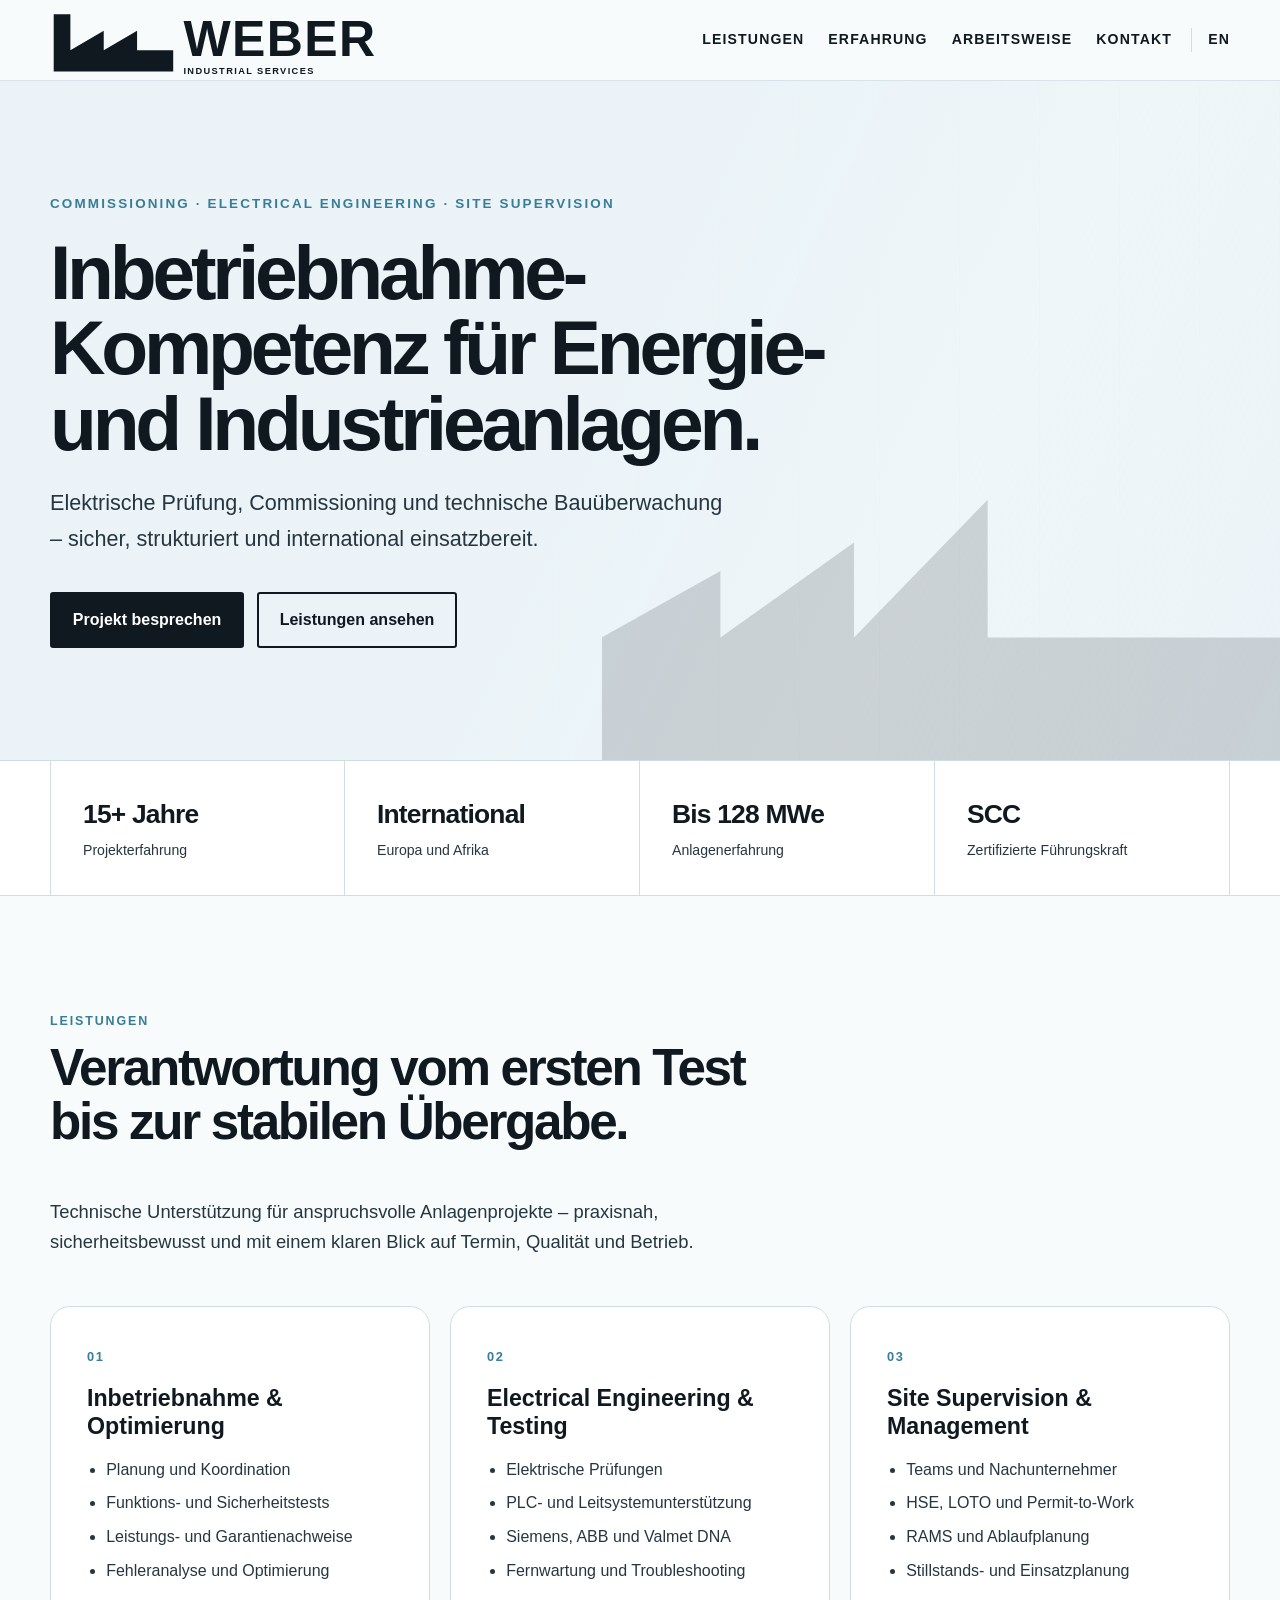
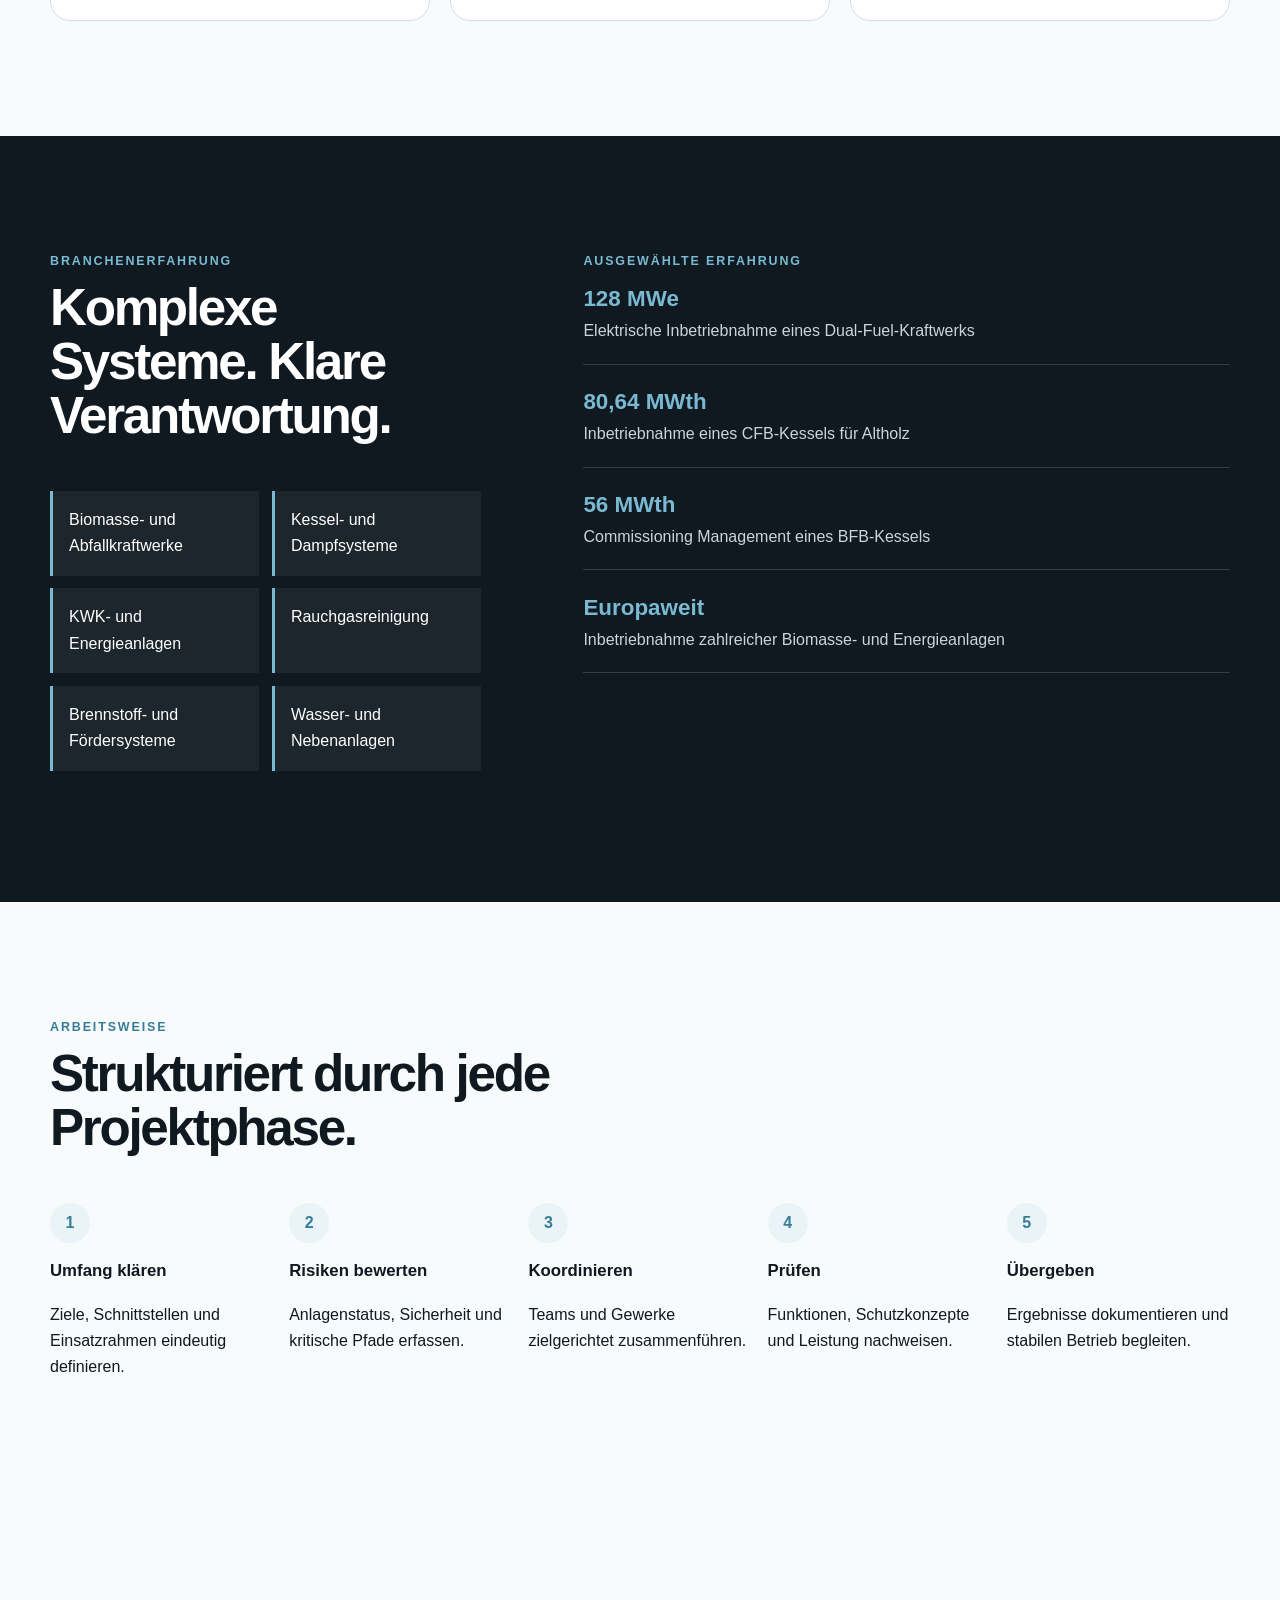
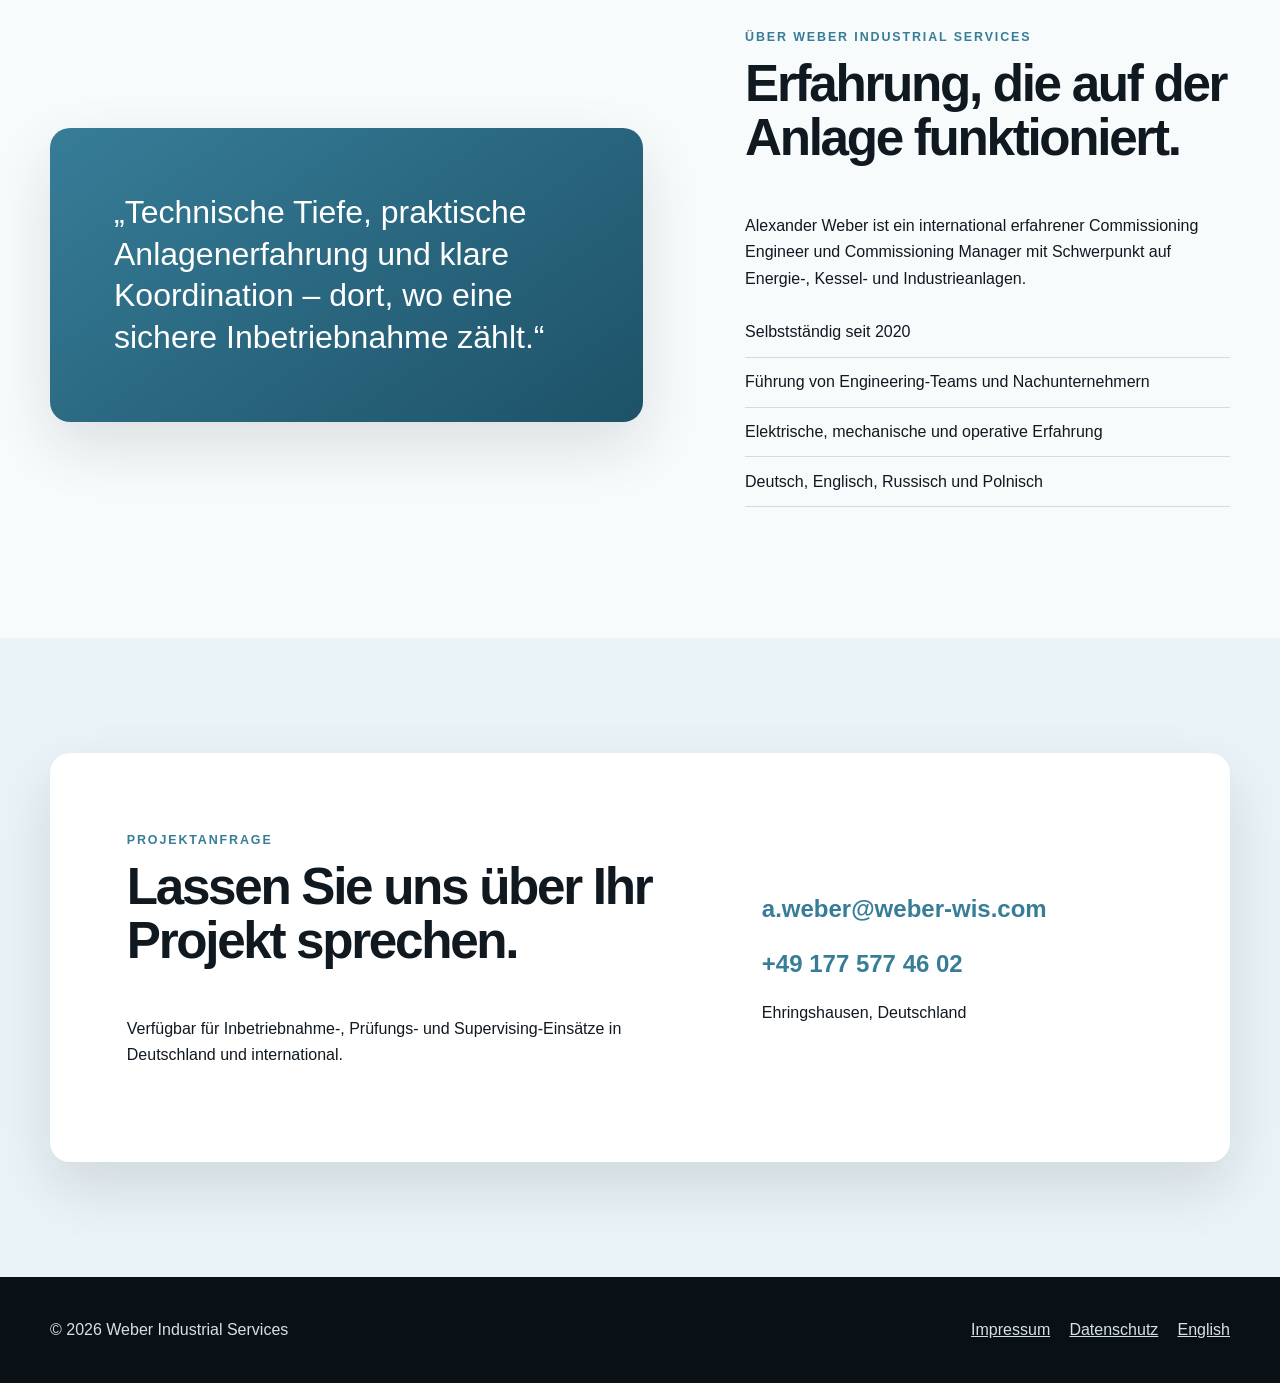
<file: index.html>
<!doctype html>
<html lang="de">
  <head>
    <meta charset="utf-8">
    <meta name="viewport" content="width=device-width, initial-scale=1">
    <meta http-equiv="refresh" content="0; url=./de/">
    <title>Weber Industrial Services</title>
    <meta name="robots" content="noindex">
    <link rel="canonical" href="https://weber-wis.com/de/">
  </head>
  <body>
    <p><a href="./de/">Zur deutschen Website</a> · <a href="./en/">English website</a></p>
  </body>
</html>
</file>
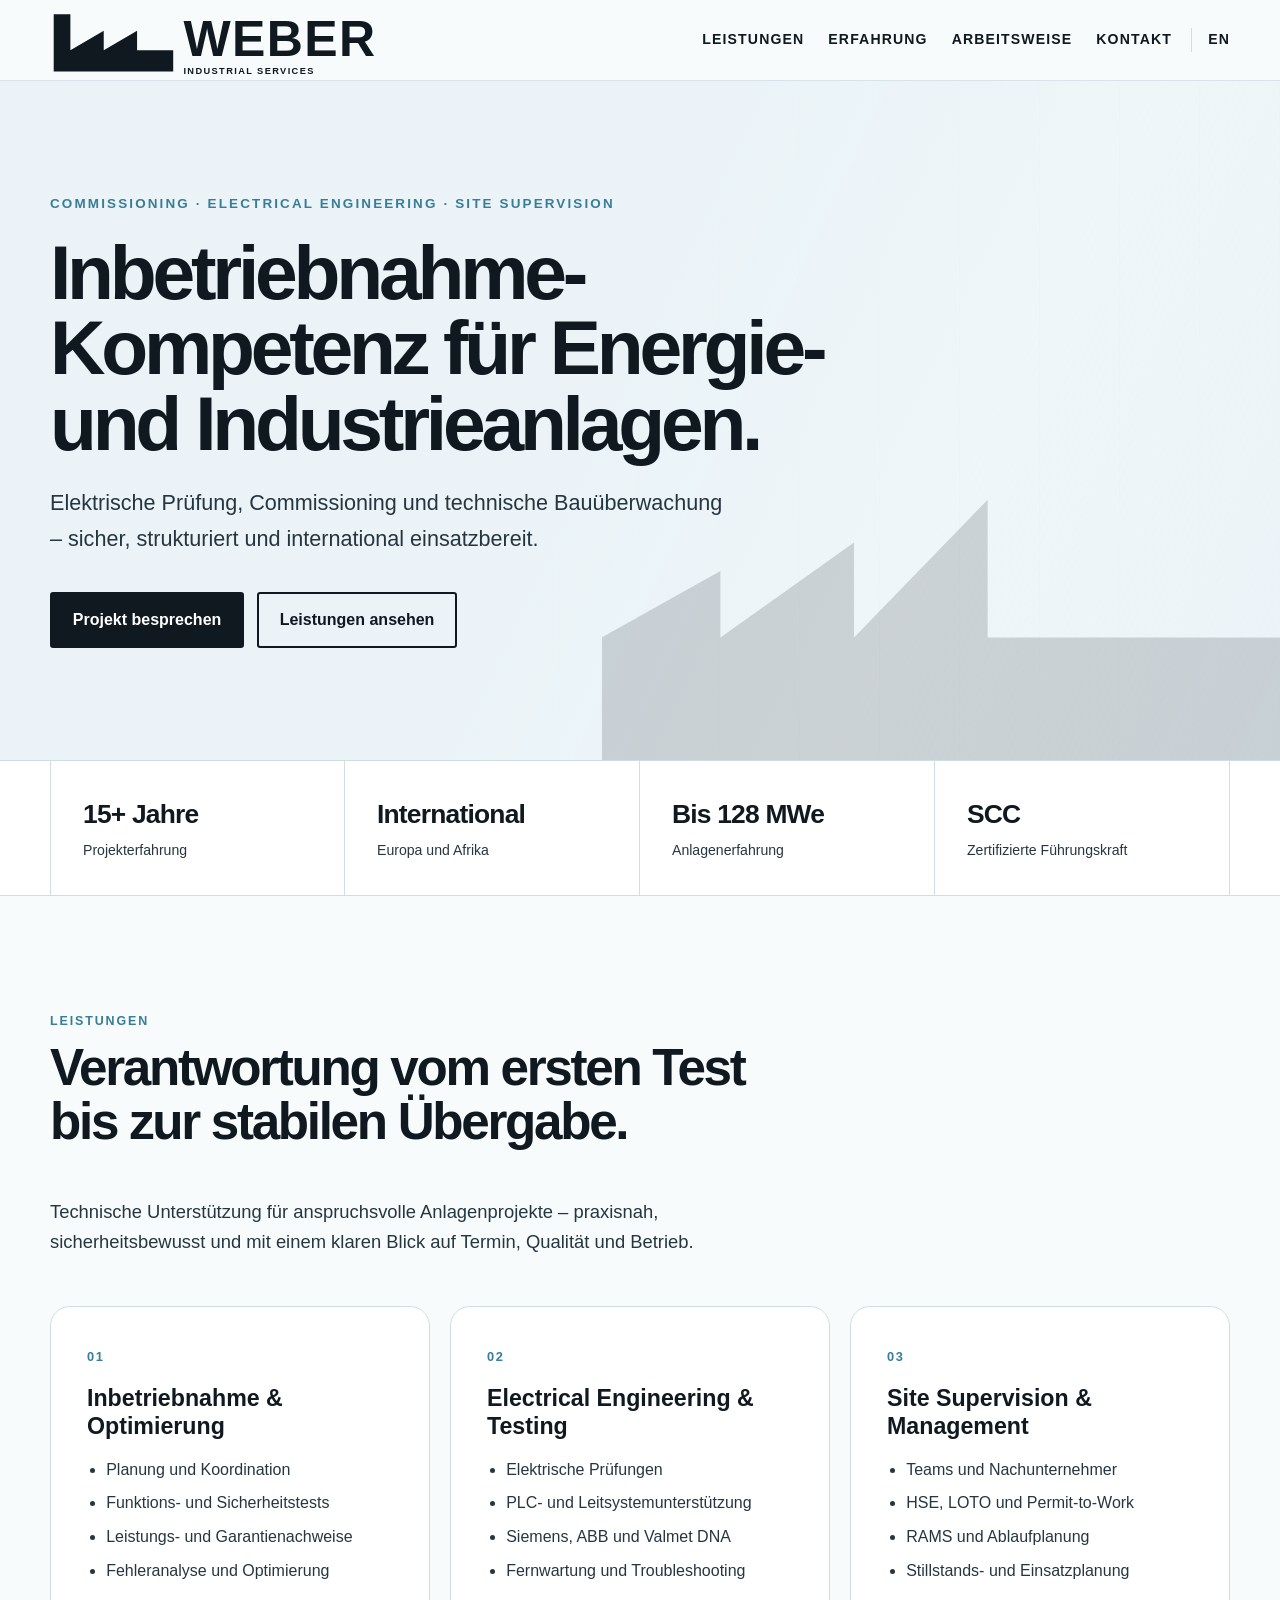
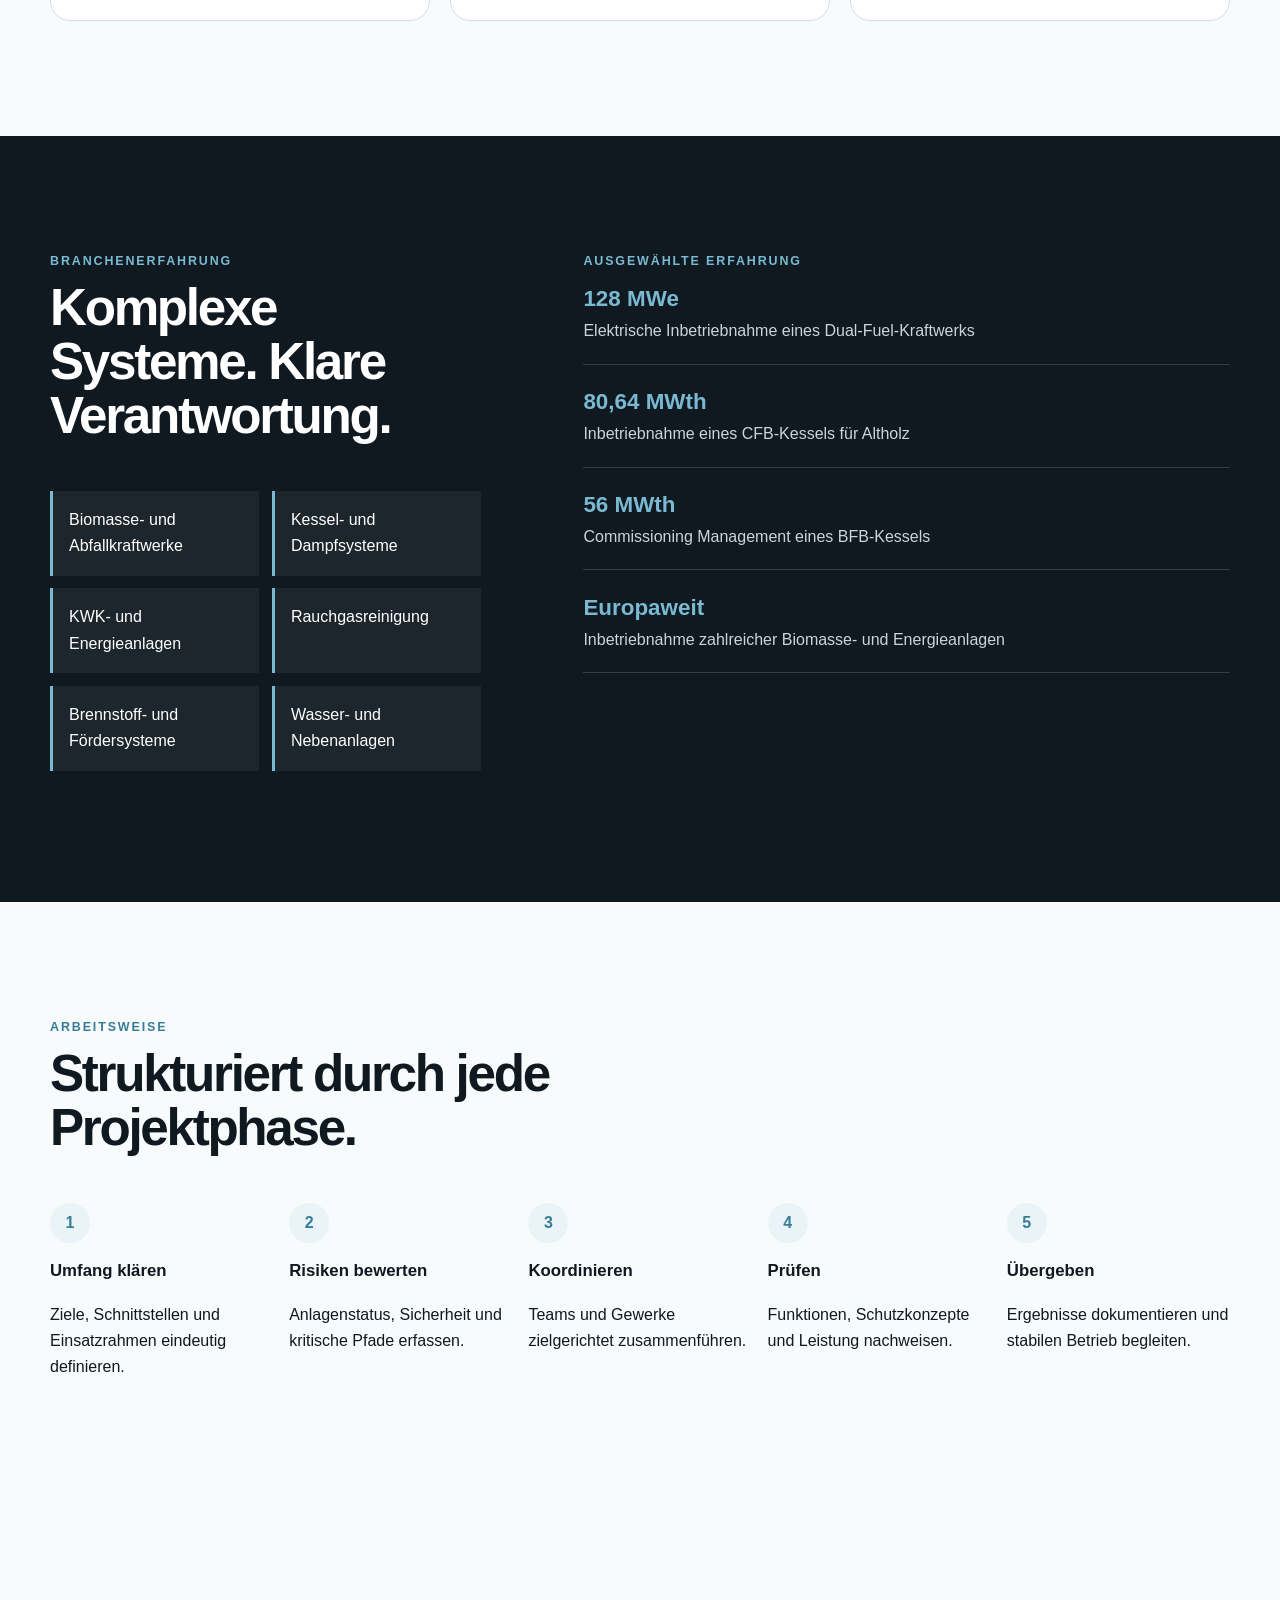
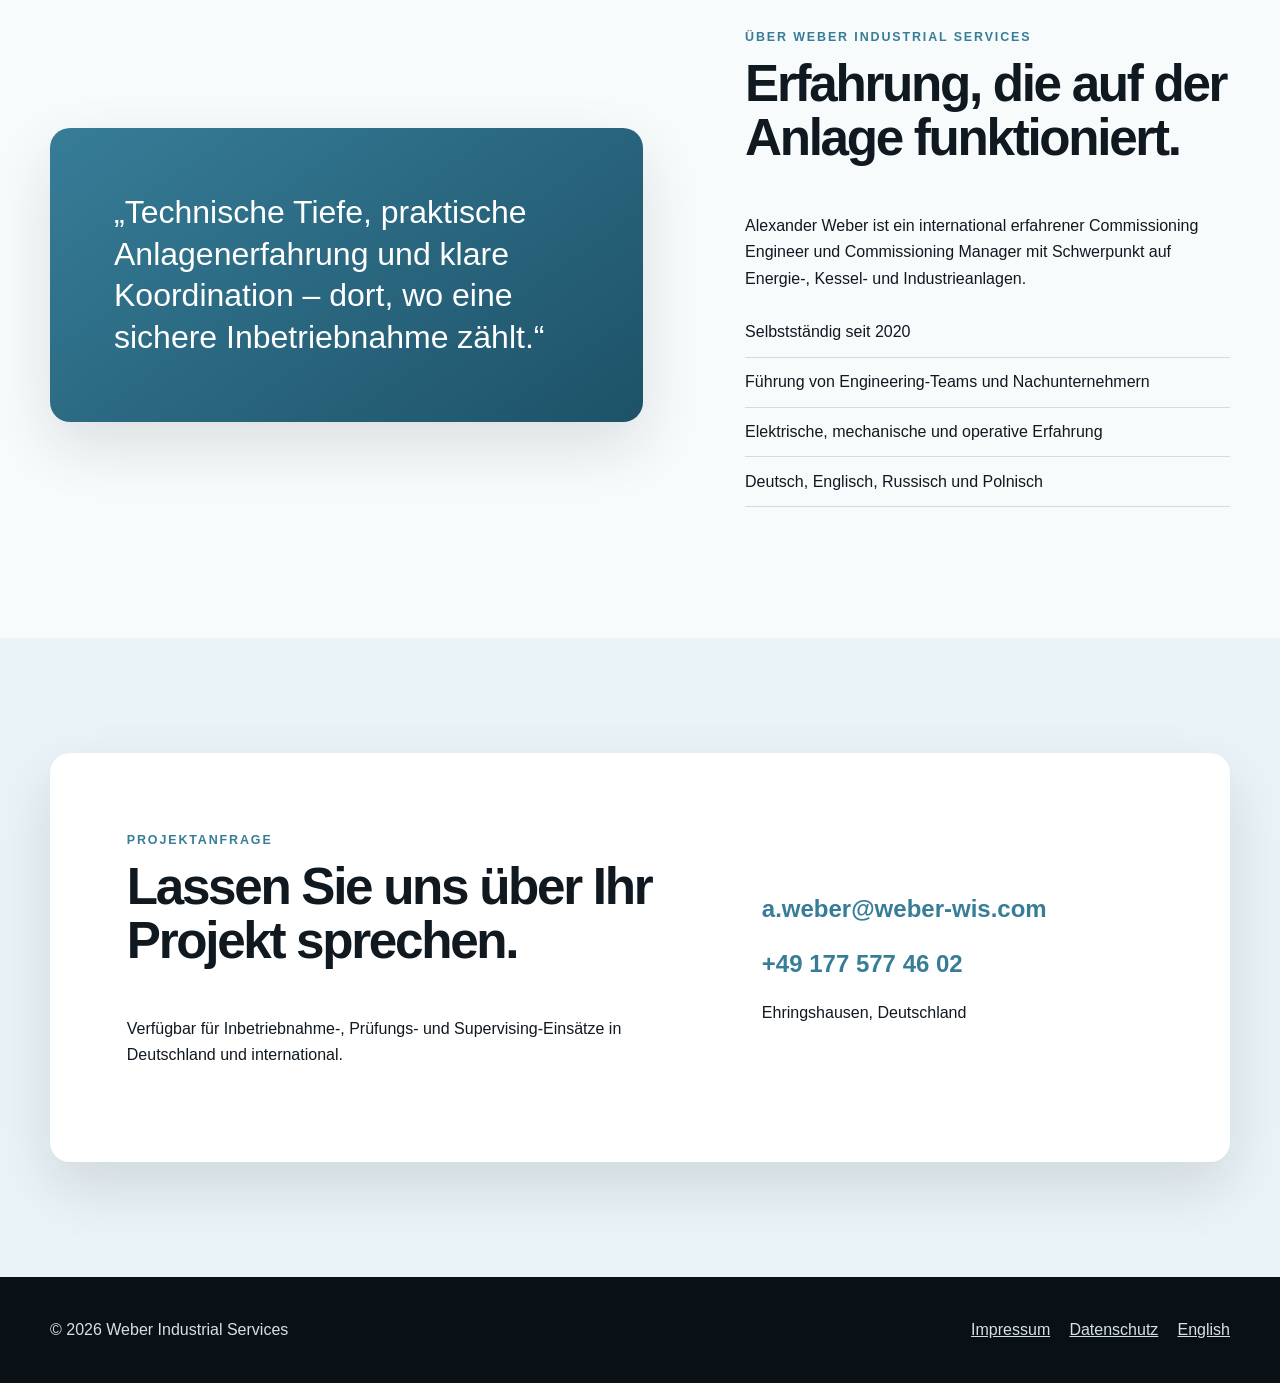
<file: de/index.html>
<!doctype html>
<html lang="de">
  <head>
    <meta charset="utf-8">
    <meta name="viewport" content="width=device-width, initial-scale=1">
    <title>Weber Industrial Services | Inbetriebnahme & Elektrotechnik</title>
    <meta name="description" content="Internationale Inbetriebnahme, elektrische Prüfung und technische Bauüberwachung für Energie- und Industrieanlagen.">
    <meta name="theme-color" content="#101820">
    <link rel="canonical" href="https://weber-wis.com/de/">
    <link rel="alternate" hreflang="de" href="https://weber-wis.com/de/">
    <link rel="alternate" hreflang="en" href="https://weber-wis.com/en/">
    <link rel="alternate" hreflang="x-default" href="https://weber-wis.com/de/">
    <link rel="icon" href="../assets/favicon.svg" type="image/svg+xml">
    <link rel="stylesheet" href="../assets/styles.css">
    <meta property="og:type" content="website">
    <meta property="og:title" content="Weber Industrial Services">
    <meta property="og:description" content="Inbetriebnahme-Kompetenz für Energie- und Industrieanlagen.">
    <meta property="og:url" content="https://weber-wis.com/de/">
    <script type="application/ld+json">
      {"@context":"https://schema.org","@type":"ProfessionalService","name":"Weber Industrial Services","url":"https://weber-wis.com","email":"a.weber@weber-wis.com","telephone":"+491775774602","founder":{"@type":"Person","name":"Alexander Weber"},"address":{"@type":"PostalAddress","streetAddress":"Schlüsselacker 11","postalCode":"35630","addressLocality":"Ehringshausen","addressCountry":"DE"},"areaServed":"International"}
    </script>
  </head>
  <body>
    <a class="skip-link" href="#main">Zum Inhalt springen</a>
    <header class="site-header">
      <div class="container header-inner">
        <a class="brand" href="./" aria-label="Weber Industrial Services – Startseite"><img src="../assets/logo.svg" alt="Weber Industrial Services"></a>
        <div class="nav-wrap">
          <button class="menu-button" type="button" aria-label="Navigation öffnen" aria-expanded="false" data-menu-button>☰</button>
          <nav class="main-nav" aria-label="Hauptnavigation" data-navigation data-open="false">
            <a href="#leistungen">Leistungen</a><a href="#erfahrung">Erfahrung</a><a href="#arbeitsweise">Arbeitsweise</a><a href="#kontakt">Kontakt</a>
          </nav>
          <a class="language-link" href="../en/" lang="en" hreflang="en" aria-label="Switch to English">EN</a>
        </div>
      </div>
    </header>
    <main id="main">
      <section class="hero">
        <div class="container hero-inner">
          <p class="eyebrow">Commissioning · Electrical Engineering · Site Supervision</p>
          <h1>Inbetriebnahme-Kompetenz für Energie- und Industrieanlagen.</h1>
          <p class="hero-copy">Elektrische Prüfung, Commissioning und technische Bauüberwachung – sicher, strukturiert und international einsatzbereit.</p>
          <div class="actions">
            <a class="button" href="mailto:a.weber@weber-wis.com?subject=Projektanfrage%20über%20weber-wis.com">Projekt besprechen</a>
            <a class="button button-secondary" href="#leistungen">Leistungen ansehen</a>
          </div>
        </div>
      </section>
      <section class="proof" aria-label="Erfahrung in Zahlen">
        <div class="container proof-grid">
          <div class="proof-item"><span class="proof-value">15+ Jahre</span><span class="proof-label">Projekterfahrung</span></div>
          <div class="proof-item"><span class="proof-value">International</span><span class="proof-label">Europa und Afrika</span></div>
          <div class="proof-item"><span class="proof-value">Bis 128 MWe</span><span class="proof-label">Anlagenerfahrung</span></div>
          <div class="proof-item"><span class="proof-value">SCC</span><span class="proof-label">Zertifizierte Führungskraft</span></div>
        </div>
      </section>
      <section class="section" id="leistungen">
        <div class="container">
          <p class="section-kicker">Leistungen</p>
          <h2 class="section-heading">Verantwortung vom ersten Test bis zur stabilen Übergabe.</h2>
          <p class="section-intro">Technische Unterstützung für anspruchsvolle Anlagenprojekte – praxisnah, sicherheitsbewusst und mit einem klaren Blick auf Termin, Qualität und Betrieb.</p>
          <div class="services-grid">
            <article class="card"><span class="card-number">01</span><h3>Inbetriebnahme & Optimierung</h3><ul><li>Planung und Koordination</li><li>Funktions- und Sicherheitstests</li><li>Leistungs- und Garantienachweise</li><li>Fehleranalyse und Optimierung</li></ul></article>
            <article class="card"><span class="card-number">02</span><h3>Electrical Engineering & Testing</h3><ul><li>Elektrische Prüfungen</li><li>PLC- und Leitsystemunterstützung</li><li>Siemens, ABB und Valmet DNA</li><li>Fernwartung und Troubleshooting</li></ul></article>
            <article class="card"><span class="card-number">03</span><h3>Site Supervision & Management</h3><ul><li>Teams und Nachunternehmer</li><li>HSE, LOTO und Permit-to-Work</li><li>RAMS und Ablaufplanung</li><li>Stillstands- und Einsatzplanung</li></ul></article>
          </div>
        </div>
      </section>
      <section class="section section-dark" id="erfahrung">
        <div class="container experience-layout">
          <div>
            <p class="section-kicker">Branchenerfahrung</p>
            <h2 class="section-heading">Komplexe Systeme. Klare Verantwortung.</h2>
            <ul class="sector-list"><li>Biomasse- und Abfallkraftwerke</li><li>Kessel- und Dampfsysteme</li><li>KWK- und Energieanlagen</li><li>Rauchgasreinigung</li><li>Brennstoff- und Fördersysteme</li><li>Wasser- und Nebenanlagen</li></ul>
          </div>
          <div>
            <p class="section-kicker">Ausgewählte Erfahrung</p>
            <div class="project-list">
              <div class="project"><strong>128 MWe</strong><span>Elektrische Inbetriebnahme eines Dual-Fuel-Kraftwerks</span></div>
              <div class="project"><strong>80,64 MWth</strong><span>Inbetriebnahme eines CFB-Kessels für Altholz</span></div>
              <div class="project"><strong>56 MWth</strong><span>Commissioning Management eines BFB-Kessels</span></div>
              <div class="project"><strong>Europaweit</strong><span>Inbetriebnahme zahlreicher Biomasse- und Energieanlagen</span></div>
            </div>
          </div>
        </div>
      </section>
      <section class="section" id="arbeitsweise">
        <div class="container">
          <p class="section-kicker">Arbeitsweise</p>
          <h2 class="section-heading">Strukturiert durch jede Projektphase.</h2>
          <div class="process-grid">
            <article class="process-step" data-step="1"><h3>Umfang klären</h3><p>Ziele, Schnittstellen und Einsatzrahmen eindeutig definieren.</p></article>
            <article class="process-step" data-step="2"><h3>Risiken bewerten</h3><p>Anlagenstatus, Sicherheit und kritische Pfade erfassen.</p></article>
            <article class="process-step" data-step="3"><h3>Koordinieren</h3><p>Teams und Gewerke zielgerichtet zusammenführen.</p></article>
            <article class="process-step" data-step="4"><h3>Prüfen</h3><p>Funktionen, Schutzkonzepte und Leistung nachweisen.</p></article>
            <article class="process-step" data-step="5"><h3>Übergeben</h3><p>Ergebnisse dokumentieren und stabilen Betrieb begleiten.</p></article>
          </div>
        </div>
      </section>
      <section class="section">
        <div class="container about-layout">
          <div class="about-panel"><blockquote>„Technische Tiefe, praktische Anlagenerfahrung und klare Koordination – dort, wo eine sichere Inbetriebnahme zählt.“</blockquote></div>
          <div>
            <p class="section-kicker">Über Weber Industrial Services</p>
            <h2 class="section-heading">Erfahrung, die auf der Anlage funktioniert.</h2>
            <p>Alexander Weber ist ein international erfahrener Commissioning Engineer und Commissioning Manager mit Schwerpunkt auf Energie-, Kessel- und Industrieanlagen.</p>
            <ul class="about-list"><li>Selbstständig seit 2020</li><li>Führung von Engineering-Teams und Nachunternehmern</li><li>Elektrische, mechanische und operative Erfahrung</li><li>Deutsch, Englisch, Russisch und Polnisch</li></ul>
          </div>
        </div>
      </section>
      <section class="section contact" id="kontakt">
        <div class="container contact-box">
          <div><p class="section-kicker">Projektanfrage</p><h2 class="section-heading">Lassen Sie uns über Ihr Projekt sprechen.</h2><p>Verfügbar für Inbetriebnahme-, Prüfungs- und Supervising-Einsätze in Deutschland und international.</p></div>
          <div class="contact-links"><a class="contact-link" href="mailto:a.weber@weber-wis.com">a.weber@weber-wis.com</a><a class="contact-link" href="tel:+491775774602">+49 177 577 46 02</a><span>Ehringshausen, Deutschland</span></div>
        </div>
      </section>
    </main>
    <footer class="site-footer"><div class="container footer-grid"><span>© <span data-year></span> Weber Industrial Services</span><nav class="footer-links" aria-label="Rechtliches"><a href="./impressum.html">Impressum</a><a href="./datenschutz.html">Datenschutz</a><a href="../en/" lang="en">English</a></nav></div></footer>
    <script src="../assets/site.js" defer></script>
  </body>
</html>
</file>
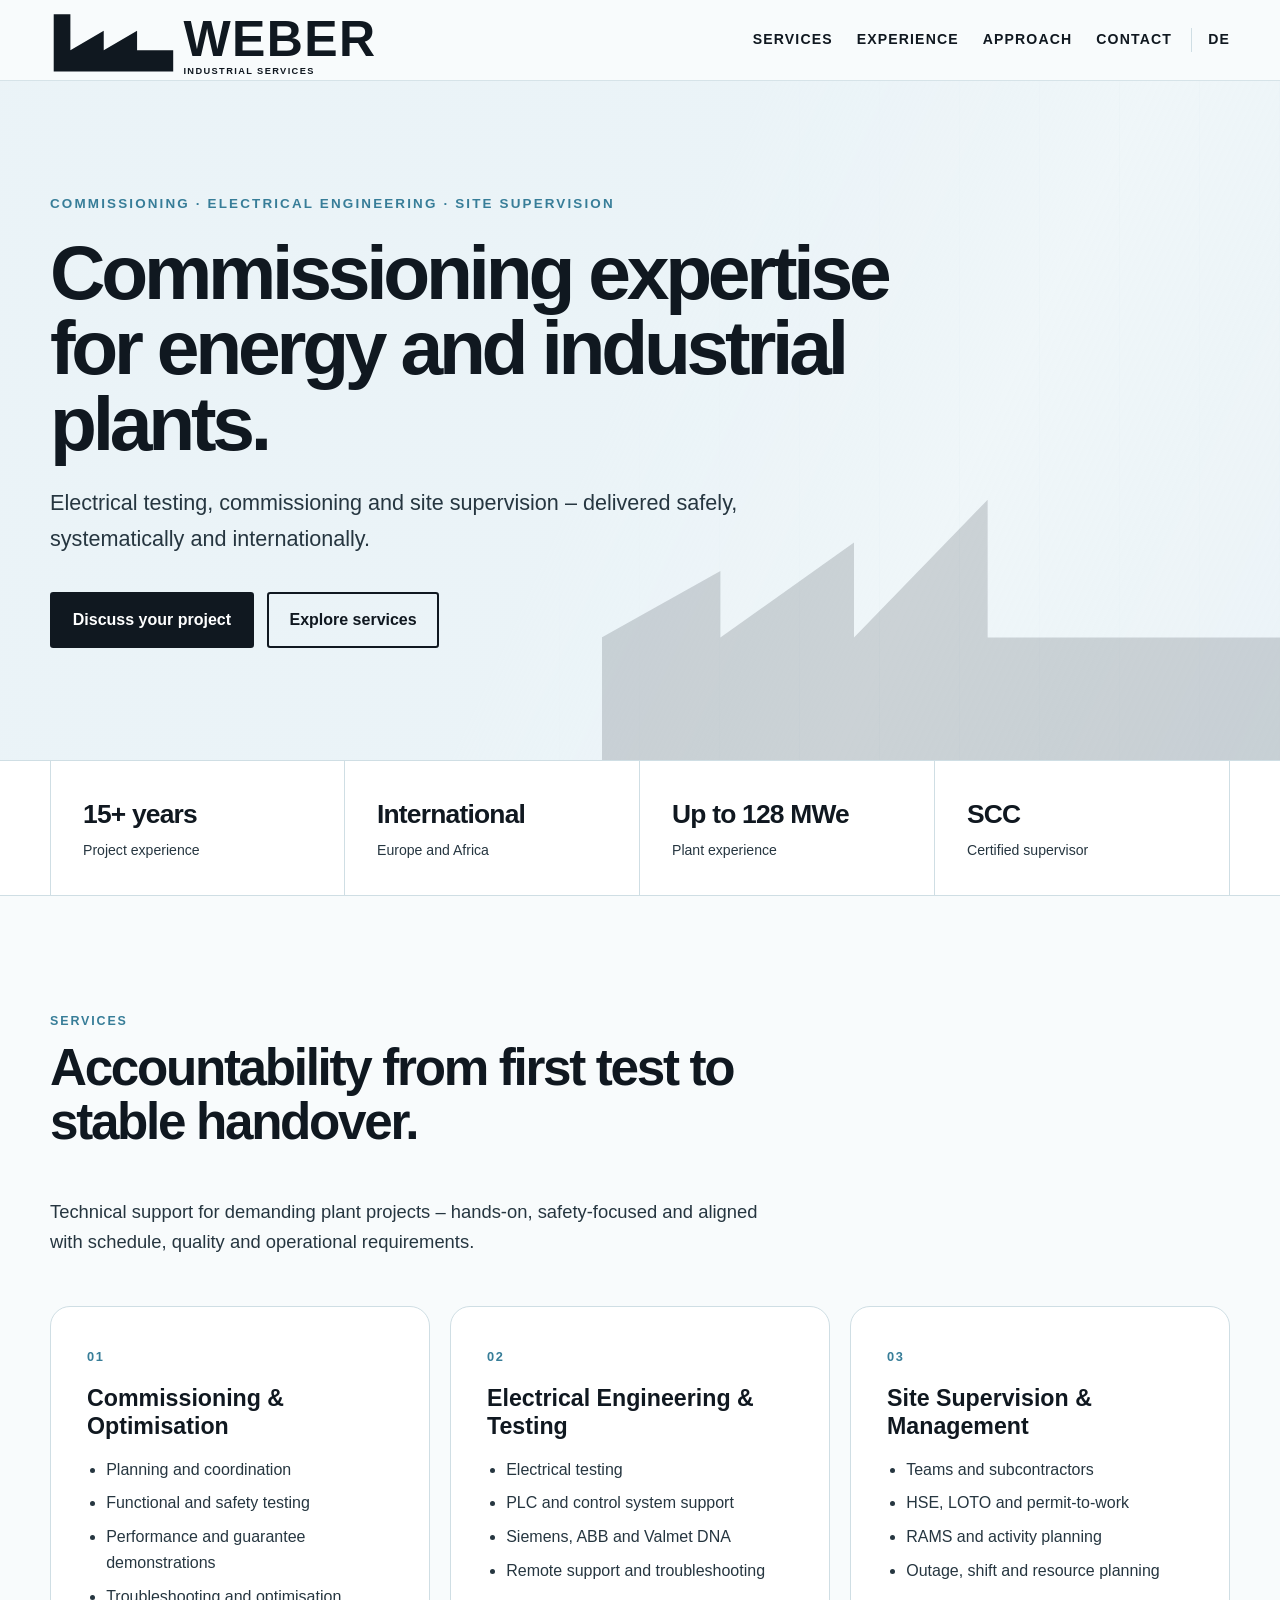
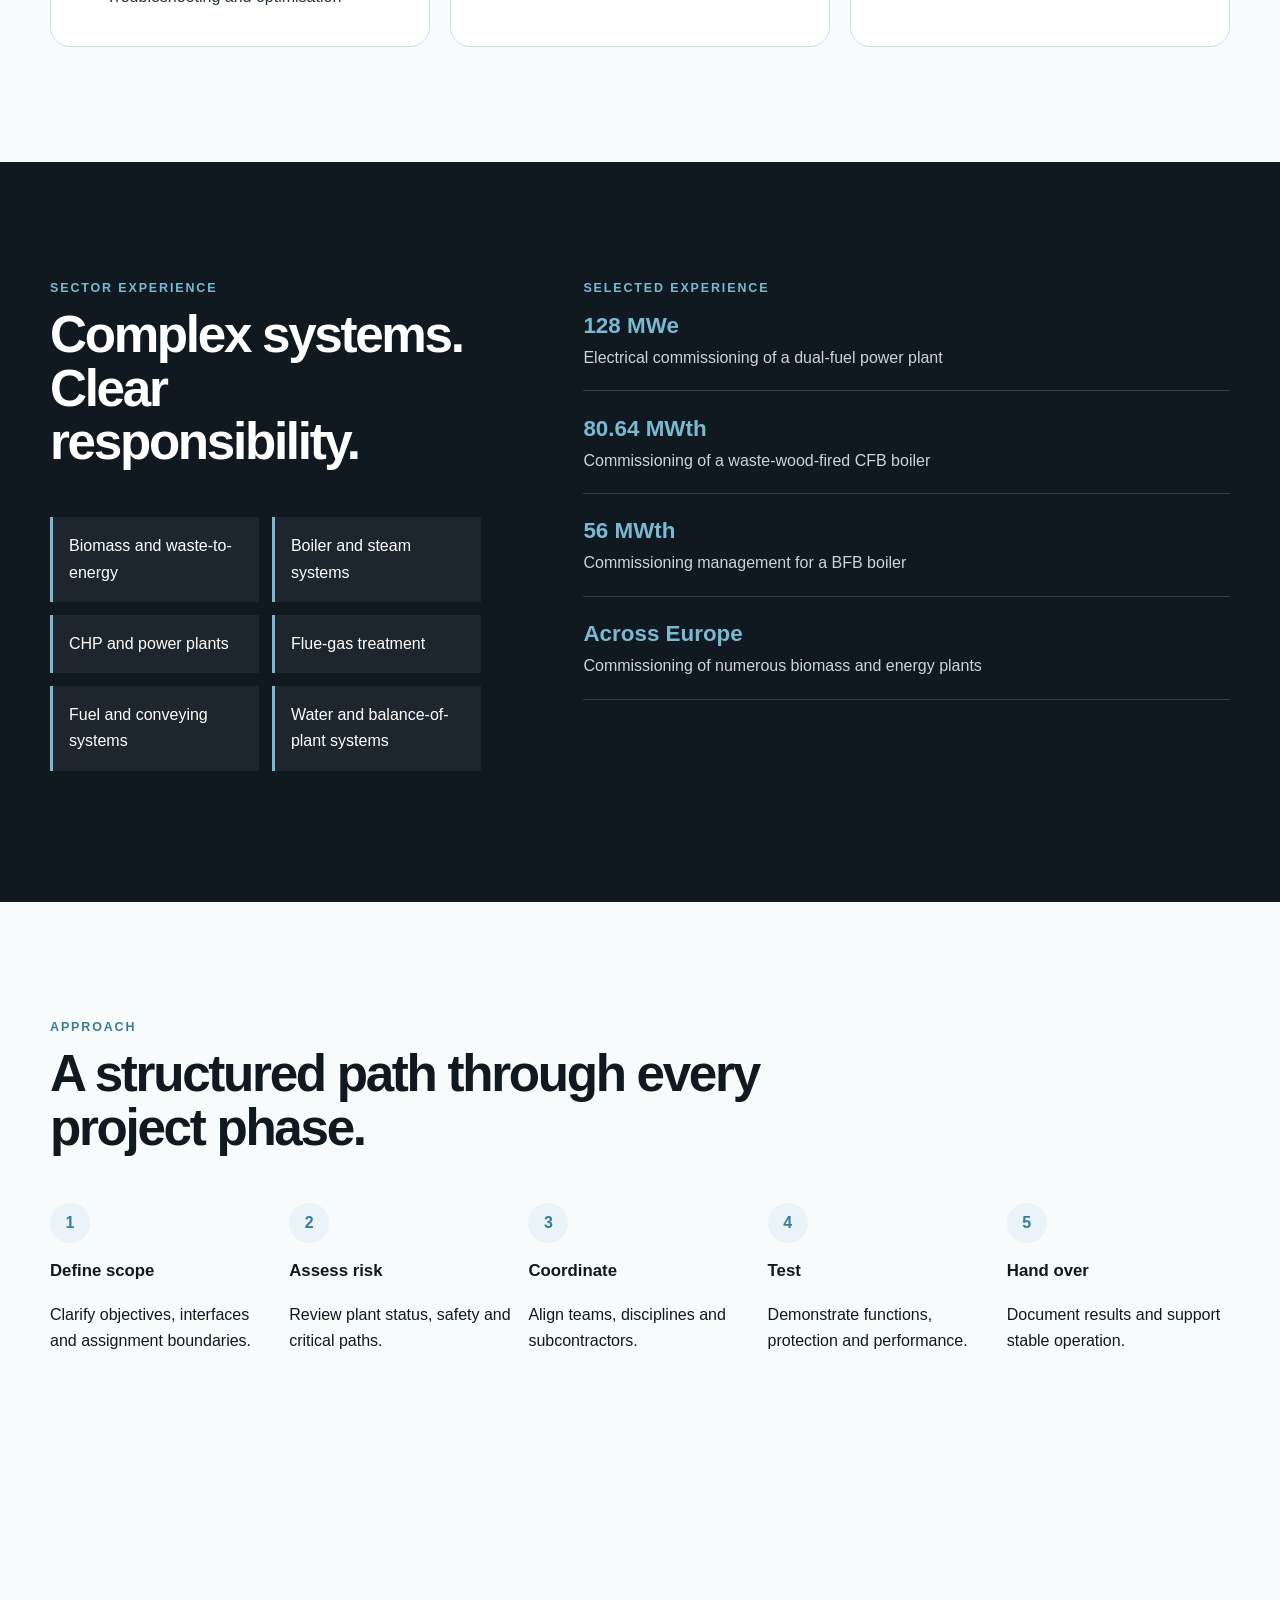
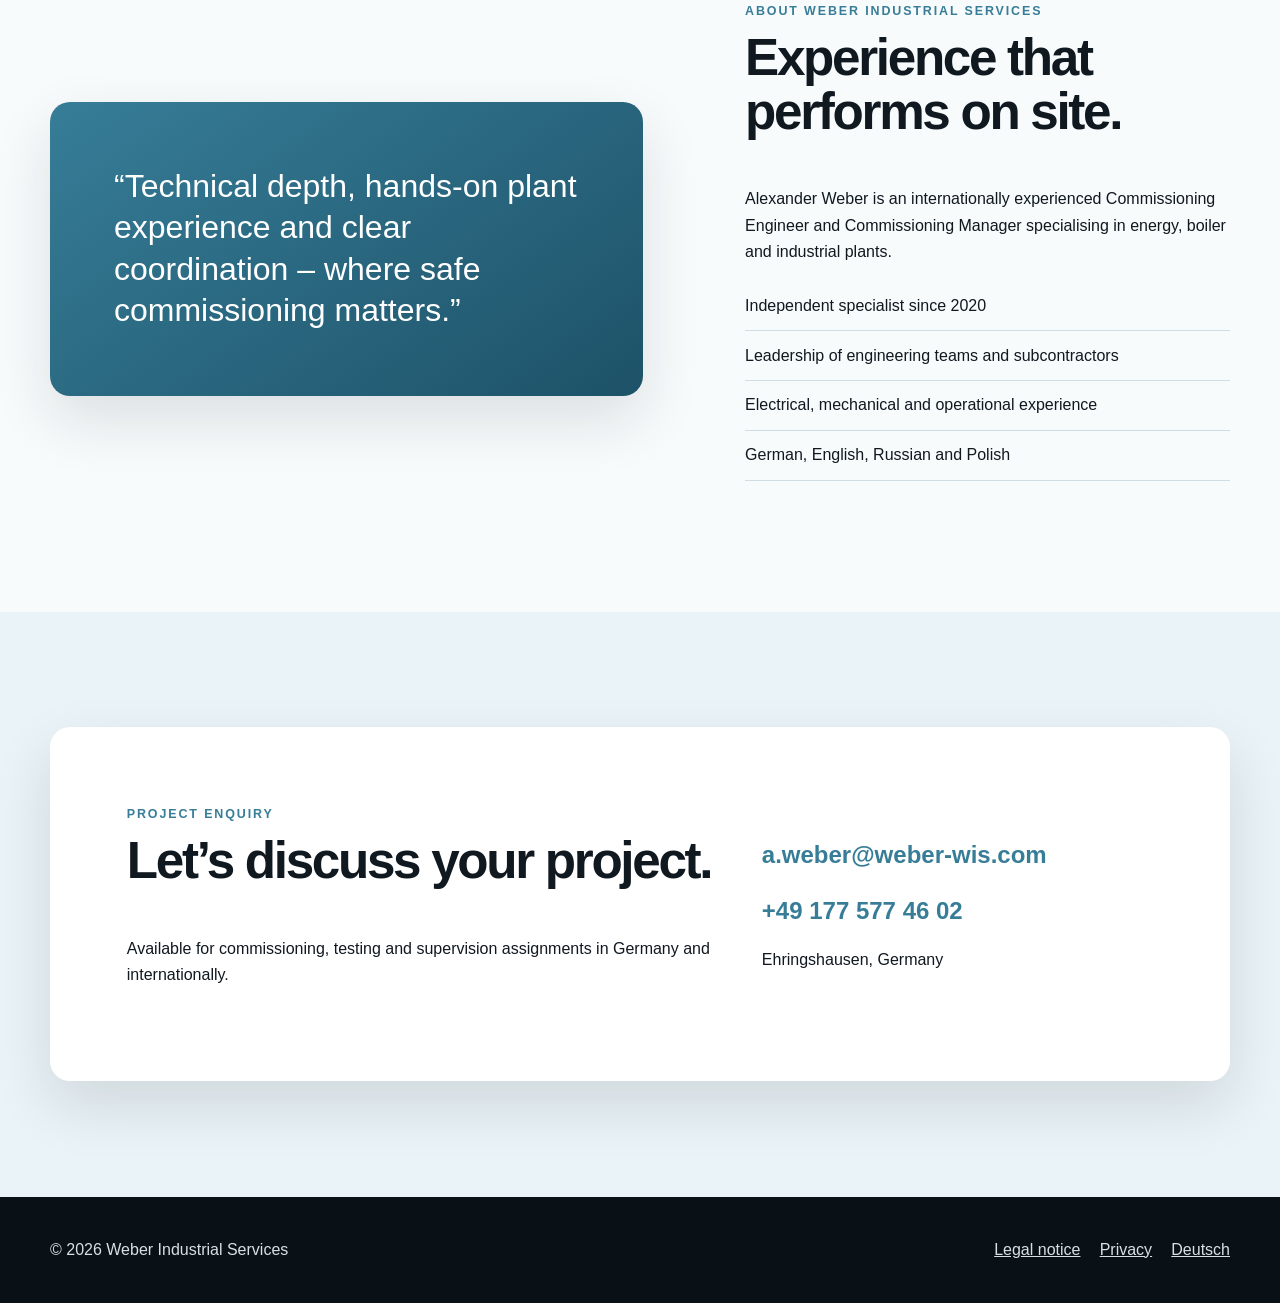
<file: en/index.html>
<!doctype html>
<html lang="en">
  <head>
    <meta charset="utf-8">
    <meta name="viewport" content="width=device-width, initial-scale=1">
    <title>Weber Industrial Services | Commissioning & Electrical Engineering</title>
    <meta name="description" content="International commissioning, electrical testing and site supervision for energy and industrial plants.">
    <meta name="theme-color" content="#101820">
    <link rel="canonical" href="https://weber-wis.com/en/">
    <link rel="alternate" hreflang="de" href="https://weber-wis.com/de/">
    <link rel="alternate" hreflang="en" href="https://weber-wis.com/en/">
    <link rel="alternate" hreflang="x-default" href="https://weber-wis.com/de/">
    <link rel="icon" href="../assets/favicon.svg" type="image/svg+xml">
    <link rel="stylesheet" href="../assets/styles.css">
    <meta property="og:type" content="website">
    <meta property="og:title" content="Weber Industrial Services">
    <meta property="og:description" content="Commissioning expertise for energy and industrial plants.">
    <meta property="og:url" content="https://weber-wis.com/en/">
  </head>
  <body>
    <a class="skip-link" href="#main">Skip to content</a>
    <header class="site-header">
      <div class="container header-inner">
        <a class="brand" href="./" aria-label="Weber Industrial Services – home"><img src="../assets/logo.svg" alt="Weber Industrial Services"></a>
        <div class="nav-wrap">
          <button class="menu-button" type="button" aria-label="Open navigation" aria-expanded="false" data-menu-button>☰</button>
          <nav class="main-nav" aria-label="Main navigation" data-navigation data-open="false">
            <a href="#services">Services</a><a href="#experience">Experience</a><a href="#approach">Approach</a><a href="#contact">Contact</a>
          </nav>
          <a class="language-link" href="../de/" lang="de" hreflang="de" aria-label="Zur deutschen Website">DE</a>
        </div>
      </div>
    </header>
    <main id="main">
      <section class="hero">
        <div class="container hero-inner">
          <p class="eyebrow">Commissioning · Electrical Engineering · Site Supervision</p>
          <h1>Commissioning expertise for energy and industrial plants.</h1>
          <p class="hero-copy">Electrical testing, commissioning and site supervision – delivered safely, systematically and internationally.</p>
          <div class="actions"><a class="button" href="mailto:a.weber@weber-wis.com?subject=Project%20enquiry%20via%20weber-wis.com">Discuss your project</a><a class="button button-secondary" href="#services">Explore services</a></div>
        </div>
      </section>
      <section class="proof" aria-label="Experience at a glance">
        <div class="container proof-grid">
          <div class="proof-item"><span class="proof-value">15+ years</span><span class="proof-label">Project experience</span></div>
          <div class="proof-item"><span class="proof-value">International</span><span class="proof-label">Europe and Africa</span></div>
          <div class="proof-item"><span class="proof-value">Up to 128 MWe</span><span class="proof-label">Plant experience</span></div>
          <div class="proof-item"><span class="proof-value">SCC</span><span class="proof-label">Certified supervisor</span></div>
        </div>
      </section>
      <section class="section" id="services">
        <div class="container">
          <p class="section-kicker">Services</p>
          <h2 class="section-heading">Accountability from first test to stable handover.</h2>
          <p class="section-intro">Technical support for demanding plant projects – hands-on, safety-focused and aligned with schedule, quality and operational requirements.</p>
          <div class="services-grid">
            <article class="card"><span class="card-number">01</span><h3>Commissioning & Optimisation</h3><ul><li>Planning and coordination</li><li>Functional and safety testing</li><li>Performance and guarantee demonstrations</li><li>Troubleshooting and optimisation</li></ul></article>
            <article class="card"><span class="card-number">02</span><h3>Electrical Engineering & Testing</h3><ul><li>Electrical testing</li><li>PLC and control system support</li><li>Siemens, ABB and Valmet DNA</li><li>Remote support and troubleshooting</li></ul></article>
            <article class="card"><span class="card-number">03</span><h3>Site Supervision & Management</h3><ul><li>Teams and subcontractors</li><li>HSE, LOTO and permit-to-work</li><li>RAMS and activity planning</li><li>Outage, shift and resource planning</li></ul></article>
          </div>
        </div>
      </section>
      <section class="section section-dark" id="experience">
        <div class="container experience-layout">
          <div><p class="section-kicker">Sector experience</p><h2 class="section-heading">Complex systems. Clear responsibility.</h2><ul class="sector-list"><li>Biomass and waste-to-energy</li><li>Boiler and steam systems</li><li>CHP and power plants</li><li>Flue-gas treatment</li><li>Fuel and conveying systems</li><li>Water and balance-of-plant systems</li></ul></div>
          <div><p class="section-kicker">Selected experience</p><div class="project-list"><div class="project"><strong>128 MWe</strong><span>Electrical commissioning of a dual-fuel power plant</span></div><div class="project"><strong>80.64 MWth</strong><span>Commissioning of a waste-wood-fired CFB boiler</span></div><div class="project"><strong>56 MWth</strong><span>Commissioning management for a BFB boiler</span></div><div class="project"><strong>Across Europe</strong><span>Commissioning of numerous biomass and energy plants</span></div></div></div>
        </div>
      </section>
      <section class="section" id="approach">
        <div class="container">
          <p class="section-kicker">Approach</p><h2 class="section-heading">A structured path through every project phase.</h2>
          <div class="process-grid">
            <article class="process-step" data-step="1"><h3>Define scope</h3><p>Clarify objectives, interfaces and assignment boundaries.</p></article>
            <article class="process-step" data-step="2"><h3>Assess risk</h3><p>Review plant status, safety and critical paths.</p></article>
            <article class="process-step" data-step="3"><h3>Coordinate</h3><p>Align teams, disciplines and subcontractors.</p></article>
            <article class="process-step" data-step="4"><h3>Test</h3><p>Demonstrate functions, protection and performance.</p></article>
            <article class="process-step" data-step="5"><h3>Hand over</h3><p>Document results and support stable operation.</p></article>
          </div>
        </div>
      </section>
      <section class="section">
        <div class="container about-layout">
          <div class="about-panel"><blockquote>“Technical depth, hands-on plant experience and clear coordination – where safe commissioning matters.”</blockquote></div>
          <div><p class="section-kicker">About Weber Industrial Services</p><h2 class="section-heading">Experience that performs on site.</h2><p>Alexander Weber is an internationally experienced Commissioning Engineer and Commissioning Manager specialising in energy, boiler and industrial plants.</p><ul class="about-list"><li>Independent specialist since 2020</li><li>Leadership of engineering teams and subcontractors</li><li>Electrical, mechanical and operational experience</li><li>German, English, Russian and Polish</li></ul></div>
        </div>
      </section>
      <section class="section contact" id="contact">
        <div class="container contact-box">
          <div><p class="section-kicker">Project enquiry</p><h2 class="section-heading">Let’s discuss your project.</h2><p>Available for commissioning, testing and supervision assignments in Germany and internationally.</p></div>
          <div class="contact-links"><a class="contact-link" href="mailto:a.weber@weber-wis.com">a.weber@weber-wis.com</a><a class="contact-link" href="tel:+491775774602">+49 177 577 46 02</a><span>Ehringshausen, Germany</span></div>
        </div>
      </section>
    </main>
    <footer class="site-footer"><div class="container footer-grid"><span>© <span data-year></span> Weber Industrial Services</span><nav class="footer-links" aria-label="Legal"><a href="./legal-notice.html">Legal notice</a><a href="./privacy.html">Privacy</a><a href="../de/" lang="de">Deutsch</a></nav></div></footer>
    <script src="../assets/site.js" defer></script>
  </body>
</html>
</file>
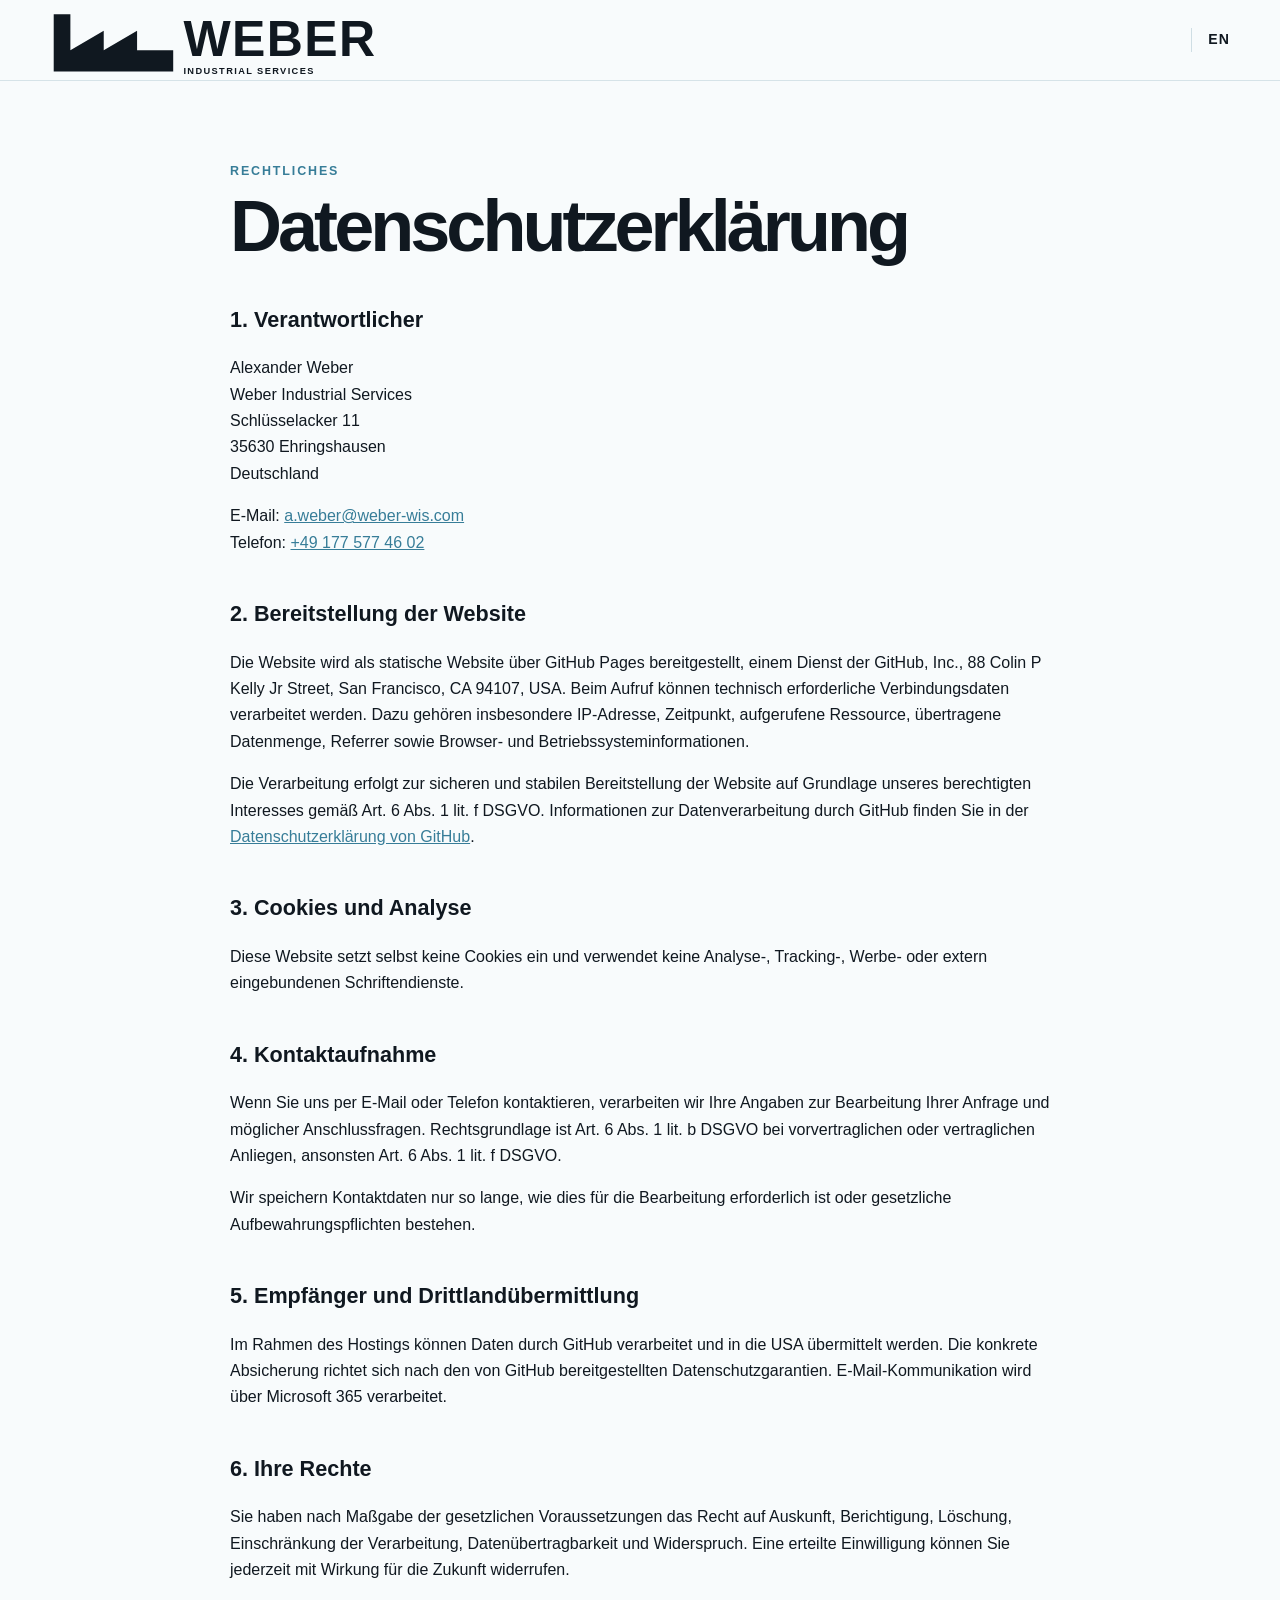
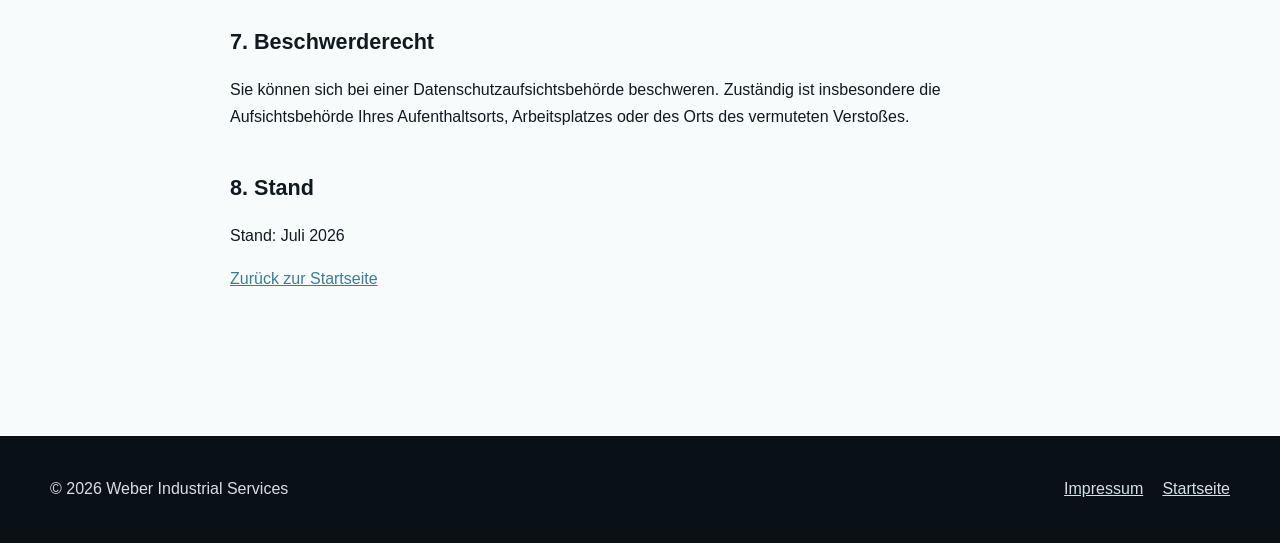
<file: de/datenschutz.html>
<!doctype html>
<html lang="de">
  <head>
    <meta charset="utf-8">
    <meta name="viewport" content="width=device-width, initial-scale=1">
    <title>Datenschutz | Weber Industrial Services</title>
    <meta name="description" content="Datenschutzhinweise von Weber Industrial Services.">
    <meta name="robots" content="noindex,follow">
    <link rel="icon" href="../assets/favicon.svg" type="image/svg+xml">
    <link rel="stylesheet" href="../assets/styles.css">
  </head>
  <body class="legal-page">
    <a class="skip-link" href="#main">Zum Inhalt springen</a>
    <header class="site-header"><div class="container header-inner"><a class="brand" href="./"><img src="../assets/logo.svg" alt="Weber Industrial Services"></a><a class="language-link" href="../en/privacy.html" lang="en">EN</a></div></header>
    <main id="main"><article class="container legal-content">
      <p class="section-kicker">Rechtliches</p><h1>Datenschutzerklärung</h1>
      <h2>1. Verantwortlicher</h2>
      <p>Alexander Weber<br>Weber Industrial Services<br>Schlüsselacker 11<br>35630 Ehringshausen<br>Deutschland</p>
      <p>E-Mail: <a href="mailto:a.weber@weber-wis.com">a.weber@weber-wis.com</a><br>Telefon: <a href="tel:+491775774602">+49 177 577 46 02</a></p>
      <h2>2. Bereitstellung der Website</h2>
      <p>Die Website wird als statische Website über GitHub Pages bereitgestellt, einem Dienst der GitHub, Inc., 88 Colin P Kelly Jr Street, San Francisco, CA 94107, USA. Beim Aufruf können technisch erforderliche Verbindungsdaten verarbeitet werden. Dazu gehören insbesondere IP-Adresse, Zeitpunkt, aufgerufene Ressource, übertragene Datenmenge, Referrer sowie Browser- und Betriebssysteminformationen.</p>
      <p>Die Verarbeitung erfolgt zur sicheren und stabilen Bereitstellung der Website auf Grundlage unseres berechtigten Interesses gemäß Art. 6 Abs. 1 lit. f DSGVO. Informationen zur Datenverarbeitung durch GitHub finden Sie in der <a href="https://docs.github.com/de/site-policy/privacy-policies/github-general-privacy-statement">Datenschutzerklärung von GitHub</a>.</p>
      <h2>3. Cookies und Analyse</h2>
      <p>Diese Website setzt selbst keine Cookies ein und verwendet keine Analyse-, Tracking-, Werbe- oder extern eingebundenen Schriftendienste.</p>
      <h2>4. Kontaktaufnahme</h2>
      <p>Wenn Sie uns per E-Mail oder Telefon kontaktieren, verarbeiten wir Ihre Angaben zur Bearbeitung Ihrer Anfrage und möglicher Anschlussfragen. Rechtsgrundlage ist Art. 6 Abs. 1 lit. b DSGVO bei vorvertraglichen oder vertraglichen Anliegen, ansonsten Art. 6 Abs. 1 lit. f DSGVO.</p>
      <p>Wir speichern Kontaktdaten nur so lange, wie dies für die Bearbeitung erforderlich ist oder gesetzliche Aufbewahrungspflichten bestehen.</p>
      <h2>5. Empfänger und Drittlandübermittlung</h2>
      <p>Im Rahmen des Hostings können Daten durch GitHub verarbeitet und in die USA übermittelt werden. Die konkrete Absicherung richtet sich nach den von GitHub bereitgestellten Datenschutzgarantien. E-Mail-Kommunikation wird über Microsoft 365 verarbeitet.</p>
      <h2>6. Ihre Rechte</h2>
      <p>Sie haben nach Maßgabe der gesetzlichen Voraussetzungen das Recht auf Auskunft, Berichtigung, Löschung, Einschränkung der Verarbeitung, Datenübertragbarkeit und Widerspruch. Eine erteilte Einwilligung können Sie jederzeit mit Wirkung für die Zukunft widerrufen.</p>
      <h2>7. Beschwerderecht</h2>
      <p>Sie können sich bei einer Datenschutzaufsichtsbehörde beschweren. Zuständig ist insbesondere die Aufsichtsbehörde Ihres Aufenthaltsorts, Arbeitsplatzes oder des Orts des vermuteten Verstoßes.</p>
      <h2>8. Stand</h2><p>Stand: Juli 2026</p>
      <p><a href="./">Zurück zur Startseite</a></p>
    </article></main>
    <footer class="site-footer"><div class="container footer-grid"><span>© <span data-year></span> Weber Industrial Services</span><nav class="footer-links"><a href="./impressum.html">Impressum</a><a href="./">Startseite</a></nav></div></footer>
    <script src="../assets/site.js" defer></script>
  </body>
</html>
</file>
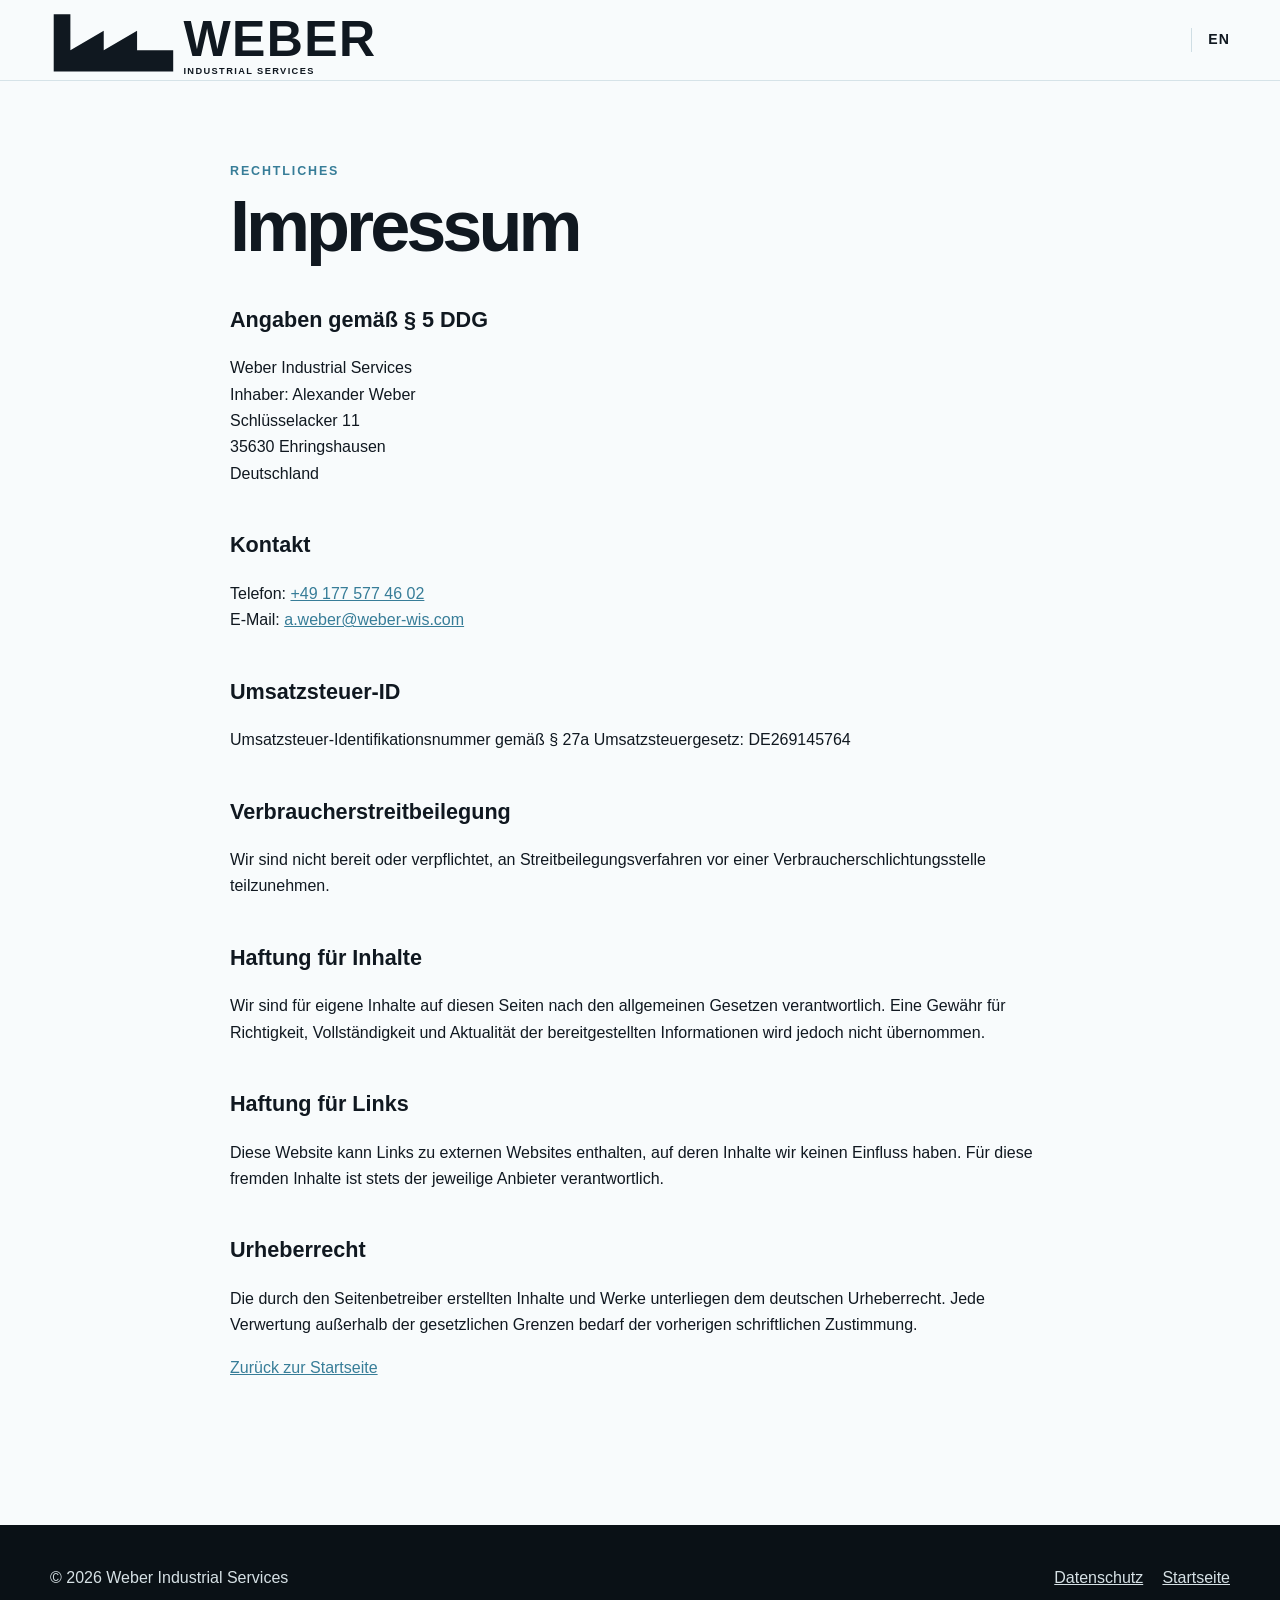
<file: de/impressum.html>
<!doctype html>
<html lang="de">
  <head>
    <meta charset="utf-8">
    <meta name="viewport" content="width=device-width, initial-scale=1">
    <title>Impressum | Weber Industrial Services</title>
    <meta name="description" content="Impressum von Weber Industrial Services.">
    <meta name="robots" content="noindex,follow">
    <link rel="icon" href="../assets/favicon.svg" type="image/svg+xml">
    <link rel="stylesheet" href="../assets/styles.css">
  </head>
  <body class="legal-page">
    <a class="skip-link" href="#main">Zum Inhalt springen</a>
    <header class="site-header"><div class="container header-inner"><a class="brand" href="./"><img src="../assets/logo.svg" alt="Weber Industrial Services"></a><a class="language-link" href="../en/legal-notice.html" lang="en">EN</a></div></header>
    <main id="main"><article class="container legal-content">
      <p class="section-kicker">Rechtliches</p>
      <h1>Impressum</h1>
      <h2>Angaben gemäß § 5 DDG</h2>
      <p>Weber Industrial Services<br>Inhaber: Alexander Weber<br>Schlüsselacker 11<br>35630 Ehringshausen<br>Deutschland</p>
      <h2>Kontakt</h2>
      <p>Telefon: <a href="tel:+491775774602">+49 177 577 46 02</a><br>E-Mail: <a href="mailto:a.weber@weber-wis.com">a.weber@weber-wis.com</a></p>
      <h2>Umsatzsteuer-ID</h2>
      <p>Umsatzsteuer-Identifikationsnummer gemäß § 27a Umsatzsteuergesetz: DE269145764</p>
      <h2>Verbraucherstreitbeilegung</h2>
      <p>Wir sind nicht bereit oder verpflichtet, an Streitbeilegungsverfahren vor einer Verbraucherschlichtungsstelle teilzunehmen.</p>
      <h2>Haftung für Inhalte</h2>
      <p>Wir sind für eigene Inhalte auf diesen Seiten nach den allgemeinen Gesetzen verantwortlich. Eine Gewähr für Richtigkeit, Vollständigkeit und Aktualität der bereitgestellten Informationen wird jedoch nicht übernommen.</p>
      <h2>Haftung für Links</h2>
      <p>Diese Website kann Links zu externen Websites enthalten, auf deren Inhalte wir keinen Einfluss haben. Für diese fremden Inhalte ist stets der jeweilige Anbieter verantwortlich.</p>
      <h2>Urheberrecht</h2>
      <p>Die durch den Seitenbetreiber erstellten Inhalte und Werke unterliegen dem deutschen Urheberrecht. Jede Verwertung außerhalb der gesetzlichen Grenzen bedarf der vorherigen schriftlichen Zustimmung.</p>
      <p><a href="./">Zurück zur Startseite</a></p>
    </article></main>
    <footer class="site-footer"><div class="container footer-grid"><span>© <span data-year></span> Weber Industrial Services</span><nav class="footer-links"><a href="./datenschutz.html">Datenschutz</a><a href="./">Startseite</a></nav></div></footer>
    <script src="../assets/site.js" defer></script>
  </body>
</html>
</file>
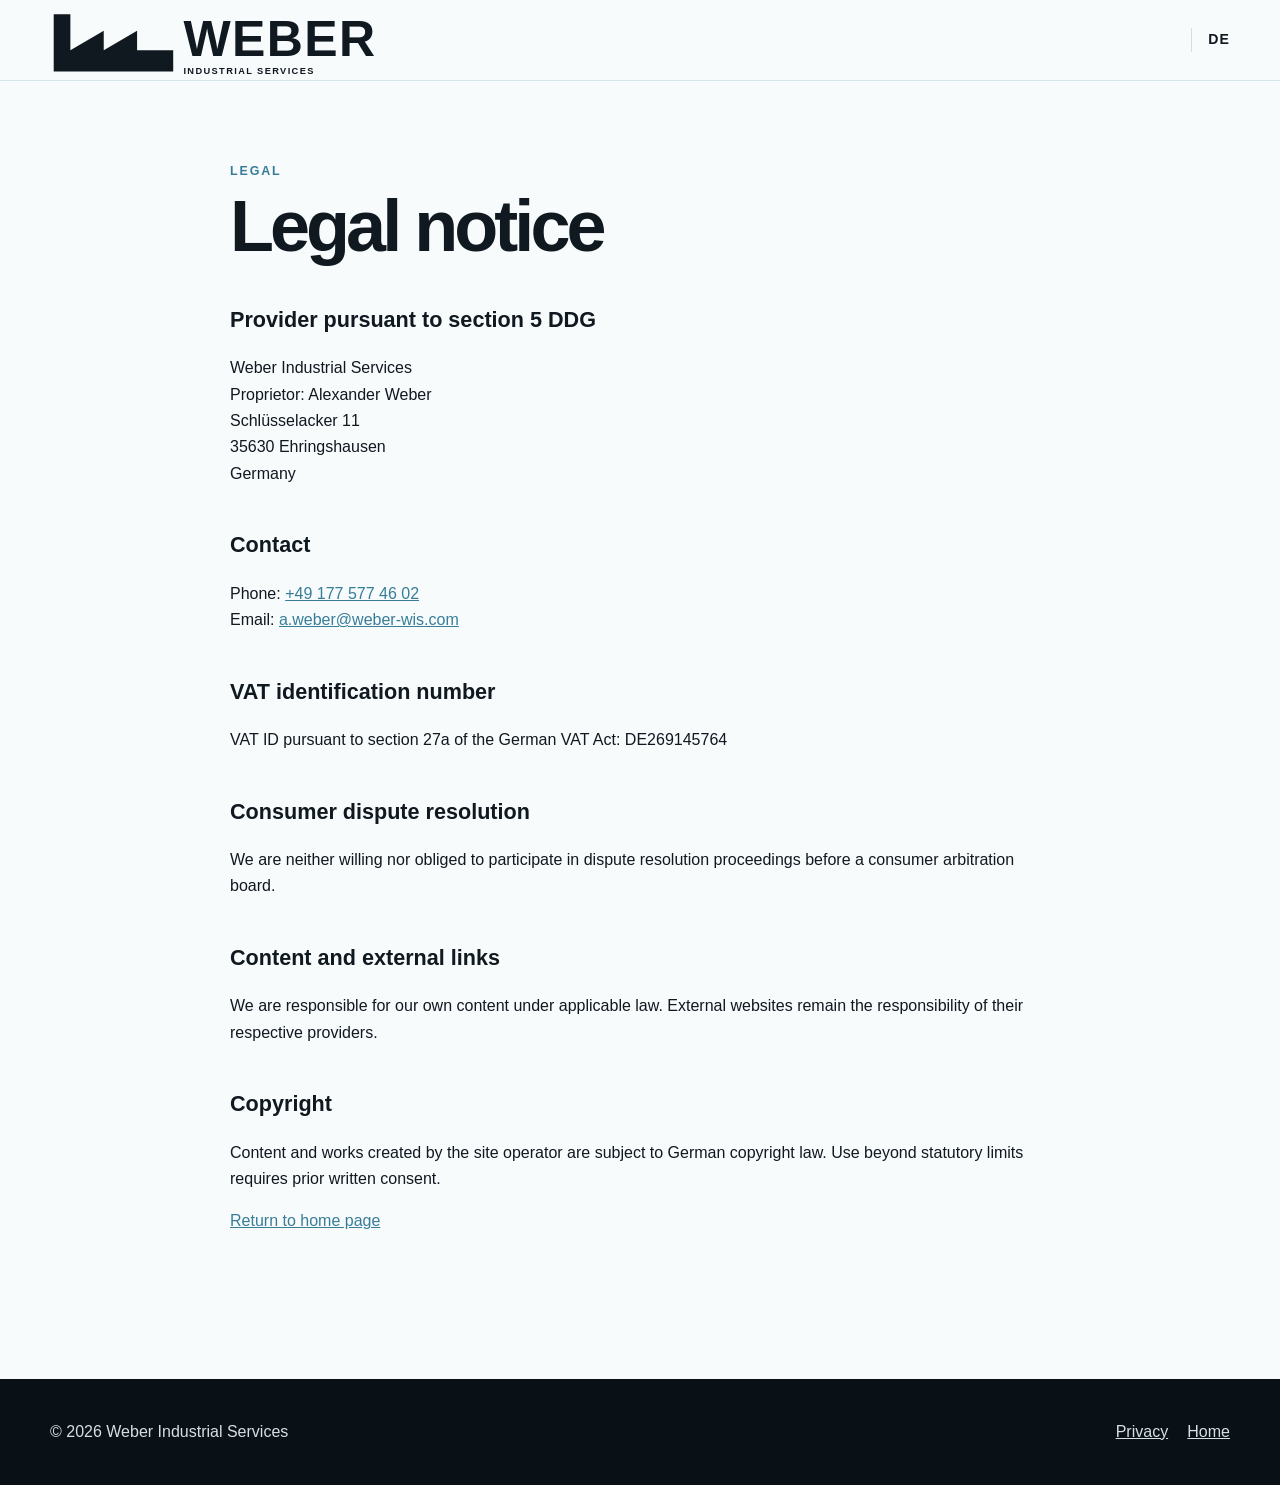
<file: en/legal-notice.html>
<!doctype html>
<html lang="en">
  <head>
    <meta charset="utf-8"><meta name="viewport" content="width=device-width, initial-scale=1">
    <title>Legal Notice | Weber Industrial Services</title><meta name="robots" content="noindex,follow">
    <link rel="icon" href="../assets/favicon.svg" type="image/svg+xml"><link rel="stylesheet" href="../assets/styles.css">
  </head>
  <body class="legal-page">
    <a class="skip-link" href="#main">Skip to content</a>
    <header class="site-header"><div class="container header-inner"><a class="brand" href="./"><img src="../assets/logo.svg" alt="Weber Industrial Services"></a><a class="language-link" href="../de/impressum.html" lang="de">DE</a></div></header>
    <main id="main"><article class="container legal-content">
      <p class="section-kicker">Legal</p><h1>Legal notice</h1>
      <h2>Provider pursuant to section 5 DDG</h2><p>Weber Industrial Services<br>Proprietor: Alexander Weber<br>Schlüsselacker 11<br>35630 Ehringshausen<br>Germany</p>
      <h2>Contact</h2><p>Phone: <a href="tel:+491775774602">+49 177 577 46 02</a><br>Email: <a href="mailto:a.weber@weber-wis.com">a.weber@weber-wis.com</a></p>
      <h2>VAT identification number</h2><p>VAT ID pursuant to section 27a of the German VAT Act: DE269145764</p>
      <h2>Consumer dispute resolution</h2><p>We are neither willing nor obliged to participate in dispute resolution proceedings before a consumer arbitration board.</p>
      <h2>Content and external links</h2><p>We are responsible for our own content under applicable law. External websites remain the responsibility of their respective providers.</p>
      <h2>Copyright</h2><p>Content and works created by the site operator are subject to German copyright law. Use beyond statutory limits requires prior written consent.</p>
      <p><a href="./">Return to home page</a></p>
    </article></main>
    <footer class="site-footer"><div class="container footer-grid"><span>© <span data-year></span> Weber Industrial Services</span><nav class="footer-links"><a href="./privacy.html">Privacy</a><a href="./">Home</a></nav></div></footer><script src="../assets/site.js" defer></script>
  </body>
</html>
</file>
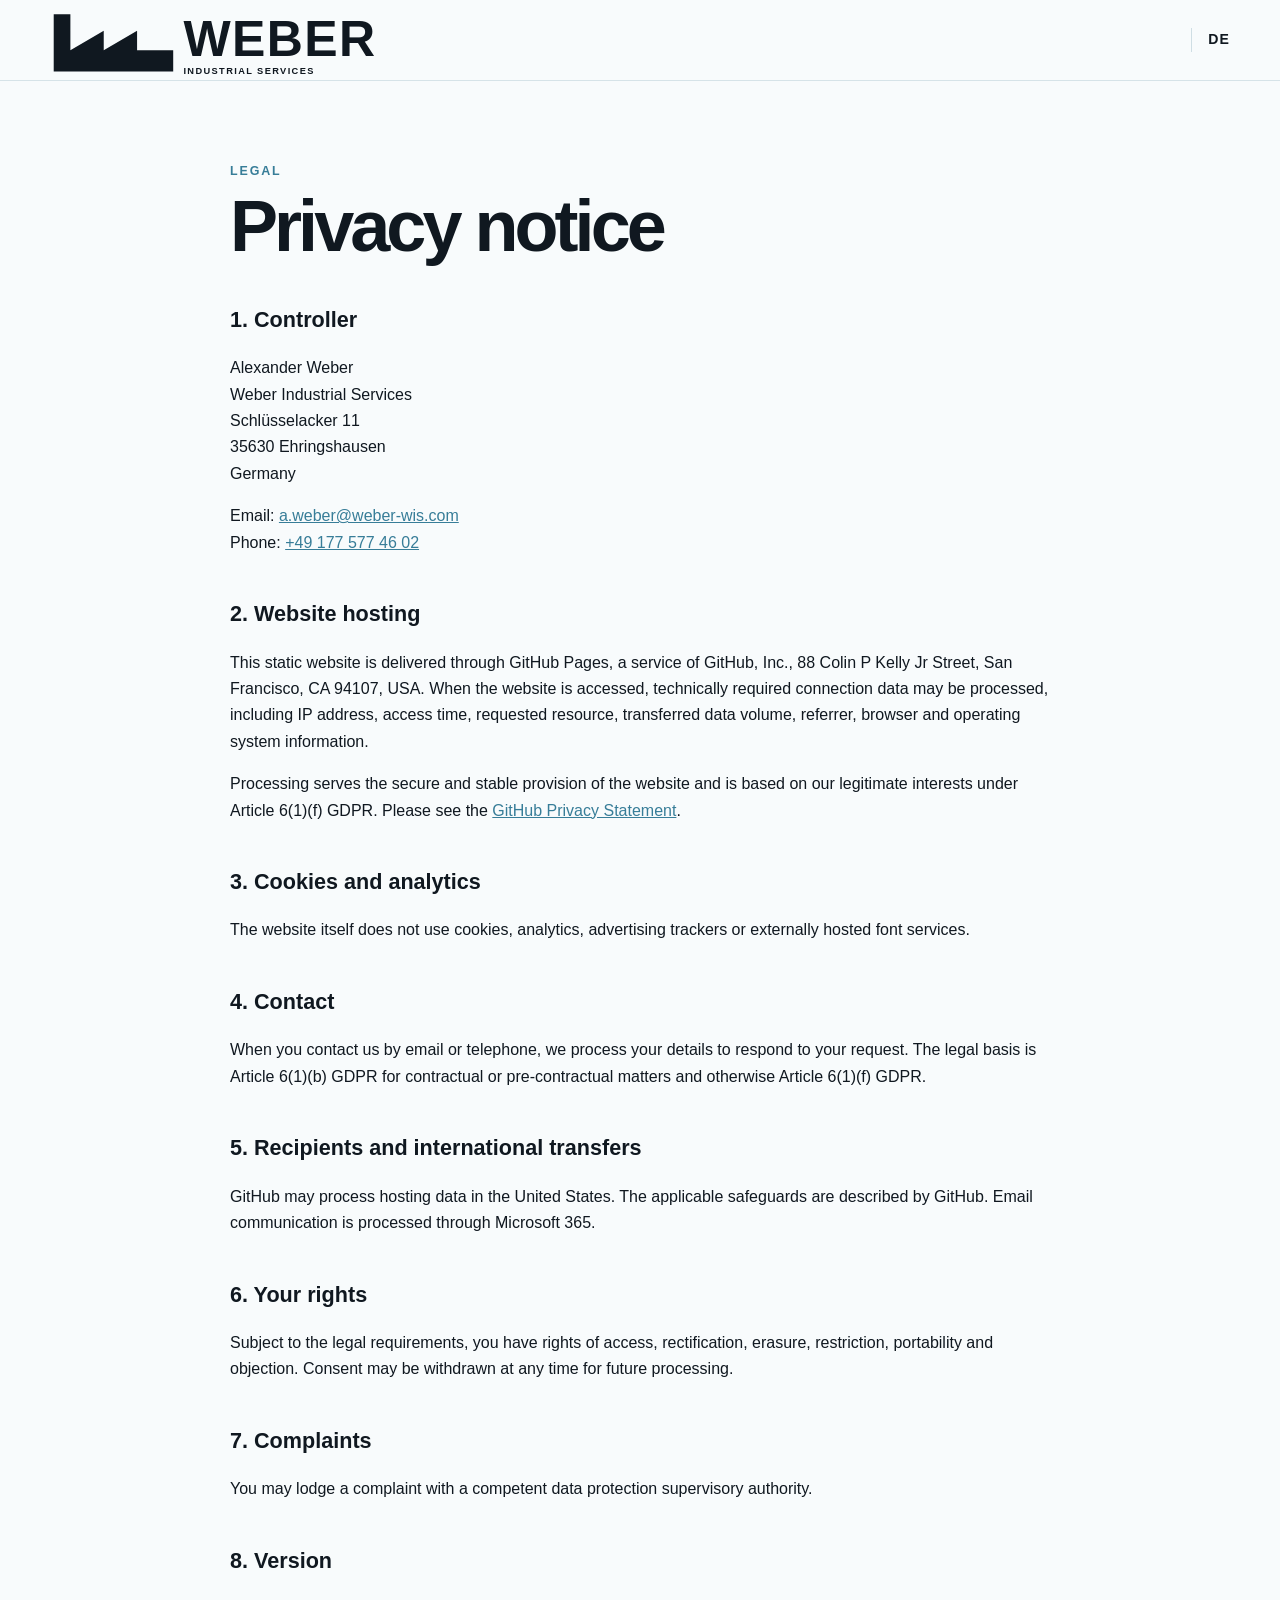
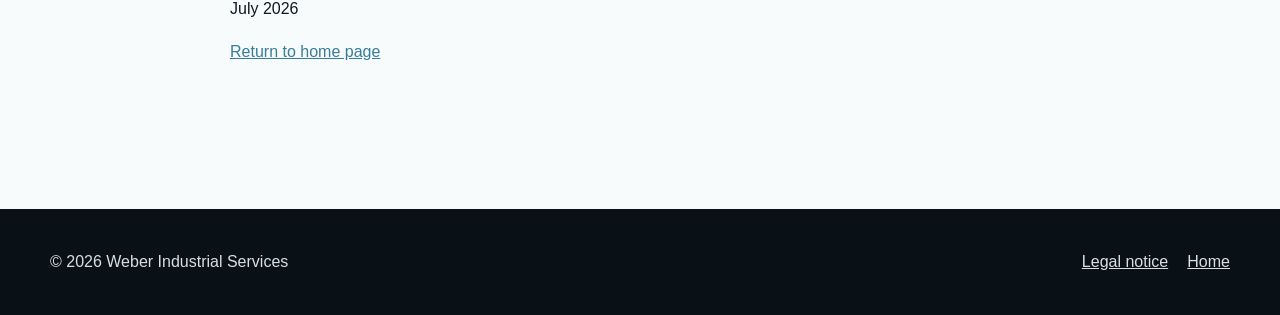
<file: en/privacy.html>
<!doctype html>
<html lang="en">
  <head>
    <meta charset="utf-8"><meta name="viewport" content="width=device-width, initial-scale=1">
    <title>Privacy | Weber Industrial Services</title><meta name="robots" content="noindex,follow">
    <link rel="icon" href="../assets/favicon.svg" type="image/svg+xml"><link rel="stylesheet" href="../assets/styles.css">
  </head>
  <body class="legal-page">
    <a class="skip-link" href="#main">Skip to content</a>
    <header class="site-header"><div class="container header-inner"><a class="brand" href="./"><img src="../assets/logo.svg" alt="Weber Industrial Services"></a><a class="language-link" href="../de/datenschutz.html" lang="de">DE</a></div></header>
    <main id="main"><article class="container legal-content">
      <p class="section-kicker">Legal</p><h1>Privacy notice</h1>
      <h2>1. Controller</h2><p>Alexander Weber<br>Weber Industrial Services<br>Schlüsselacker 11<br>35630 Ehringshausen<br>Germany</p><p>Email: <a href="mailto:a.weber@weber-wis.com">a.weber@weber-wis.com</a><br>Phone: <a href="tel:+491775774602">+49 177 577 46 02</a></p>
      <h2>2. Website hosting</h2><p>This static website is delivered through GitHub Pages, a service of GitHub, Inc., 88 Colin P Kelly Jr Street, San Francisco, CA 94107, USA. When the website is accessed, technically required connection data may be processed, including IP address, access time, requested resource, transferred data volume, referrer, browser and operating system information.</p><p>Processing serves the secure and stable provision of the website and is based on our legitimate interests under Article 6(1)(f) GDPR. Please see the <a href="https://docs.github.com/en/site-policy/privacy-policies/github-general-privacy-statement">GitHub Privacy Statement</a>.</p>
      <h2>3. Cookies and analytics</h2><p>The website itself does not use cookies, analytics, advertising trackers or externally hosted font services.</p>
      <h2>4. Contact</h2><p>When you contact us by email or telephone, we process your details to respond to your request. The legal basis is Article 6(1)(b) GDPR for contractual or pre-contractual matters and otherwise Article 6(1)(f) GDPR.</p>
      <h2>5. Recipients and international transfers</h2><p>GitHub may process hosting data in the United States. The applicable safeguards are described by GitHub. Email communication is processed through Microsoft 365.</p>
      <h2>6. Your rights</h2><p>Subject to the legal requirements, you have rights of access, rectification, erasure, restriction, portability and objection. Consent may be withdrawn at any time for future processing.</p>
      <h2>7. Complaints</h2><p>You may lodge a complaint with a competent data protection supervisory authority.</p>
      <h2>8. Version</h2><p>July 2026</p><p><a href="./">Return to home page</a></p>
    </article></main>
    <footer class="site-footer"><div class="container footer-grid"><span>© <span data-year></span> Weber Industrial Services</span><nav class="footer-links"><a href="./legal-notice.html">Legal notice</a><a href="./">Home</a></nav></div></footer><script src="../assets/site.js" defer></script>
  </body>
</html>
</file>
<file: assets/styles.css>
:root {
  --ink: #101820;
  --ink-soft: #263640;
  --steel: #377d98;
  --sky: #79bad2;
  --mist: #eaf3f7;
  --paper: #f8fbfc;
  --white: #fff;
  --line: #cfdee4;
  --shadow: 0 24px 60px rgba(16, 24, 32, .12);
  --radius: 1.25rem;
  --max: 1180px;
}

* { box-sizing: border-box; }
html { scroll-behavior: smooth; }
body {
  margin: 0;
  overflow-x: hidden;
  color: var(--ink);
  background: var(--paper);
  font-family: Arial, Helvetica, sans-serif;
  font-size: 1rem;
  line-height: 1.65;
}
img, svg { display: block; max-width: 100%; }
a { color: inherit; }
a:focus-visible, button:focus-visible {
  outline: 3px solid var(--sky);
  outline-offset: 4px;
}
.skip-link {
  position: fixed;
  top: .75rem;
  left: .75rem;
  z-index: 100;
  padding: .75rem 1rem;
  color: var(--white);
  background: var(--ink);
  transform: translateY(-160%);
}
.skip-link:focus { transform: none; }
.container { width: min(calc(100% - 2.5rem), var(--max)); margin-inline: auto; }
.site-header {
  position: sticky;
  top: 0;
  z-index: 50;
  border-bottom: 1px solid rgba(207, 222, 228, .8);
  background: rgba(248, 251, 252, .94);
  backdrop-filter: blur(14px);
}
.header-inner {
  min-height: 5rem;
  display: flex;
  align-items: center;
  justify-content: space-between;
  gap: 2rem;
}
.brand { width: min(22rem, 56vw); }
.brand img { width: 100%; }
.nav-wrap { display: flex; align-items: center; gap: 1.2rem; }
.main-nav { display: flex; align-items: center; gap: 1.5rem; }
.main-nav a, .language-link {
  font-size: .88rem;
  font-weight: 700;
  text-decoration: none;
  text-transform: uppercase;
  letter-spacing: .08em;
}
.main-nav a:hover, .language-link:hover { color: var(--steel); }
.language-link { padding-left: 1rem; border-left: 1px solid var(--line); }
.menu-button {
  display: none;
  width: 2.8rem;
  height: 2.8rem;
  border: 1px solid var(--line);
  border-radius: .7rem;
  background: var(--white);
  color: var(--ink);
  font-size: 1.25rem;
}
.hero {
  position: relative;
  overflow: hidden;
  min-height: 42rem;
  display: grid;
  align-items: center;
  background:
    linear-gradient(115deg, rgba(234,243,247,.98) 0 48%, rgba(234,243,247,.66) 72%, rgba(234,243,247,.9)),
    repeating-linear-gradient(90deg, transparent 0 79px, rgba(55,125,152,.1) 80px);
}
.hero::after {
  content: "";
  position: absolute;
  right: -5vw;
  bottom: -1px;
  width: 58vw;
  height: 70%;
  opacity: .16;
  background: var(--ink);
  clip-path: polygon(0 74%, 16% 60%, 16% 74%, 34% 54%, 34% 74%, 52% 45%, 52% 74%, 100% 74%, 100% 100%, 0 100%);
}
.hero-inner { position: relative; z-index: 1; padding-block: 7rem; }
.eyebrow {
  margin: 0 0 1.25rem;
  color: var(--steel);
  font-size: .84rem;
  font-weight: 800;
  text-transform: uppercase;
  letter-spacing: .16em;
}
h1, h2, h3, p { margin-top: 0; }
h1, h2, h3 { overflow-wrap: anywhere; }
h1 {
  max-width: 900px;
  margin-bottom: 1.5rem;
  font-size: clamp(2.6rem, 6vw, 5.5rem);
  line-height: .98;
  letter-spacing: -.055em;
}
.hero-copy { max-width: 690px; color: var(--ink-soft); font-size: clamp(1.15rem, 2vw, 1.35rem); }
.actions { display: flex; flex-wrap: wrap; gap: .8rem; margin-top: 2.25rem; }
.button {
  display: inline-flex;
  align-items: center;
  justify-content: center;
  min-height: 3.35rem;
  padding: .8rem 1.3rem;
  border: 2px solid var(--ink);
  border-radius: .2rem;
  background: var(--ink);
  color: var(--white);
  font-weight: 800;
  text-decoration: none;
}
.button:hover { background: var(--steel); border-color: var(--steel); }
.button-secondary { background: transparent; color: var(--ink); }
.button-secondary:hover { color: var(--white); }
.proof {
  border-block: 1px solid var(--line);
  background: var(--white);
}
.proof-grid {
  display: grid;
  grid-template-columns: repeat(4, 1fr);
}
.proof-item { padding: 2rem; border-right: 1px solid var(--line); }
.proof-item:first-child { border-left: 1px solid var(--line); }
.proof-value { display: block; font-size: 1.65rem; font-weight: 800; letter-spacing: -.03em; }
.proof-label { color: var(--ink-soft); font-size: .88rem; }
.section { padding-block: clamp(5rem, 9vw, 8rem); }
.section-dark { color: var(--white); background: var(--ink); }
.section-kicker {
  margin-bottom: .6rem;
  color: var(--steel);
  font-size: .78rem;
  font-weight: 800;
  text-transform: uppercase;
  letter-spacing: .15em;
}
.section-dark .section-kicker { color: var(--sky); }
.section-heading {
  max-width: 760px;
  margin-bottom: 3rem;
  font-size: clamp(2rem, 4vw, 3.6rem);
  line-height: 1.05;
  letter-spacing: -.045em;
}
.section-intro { max-width: 730px; margin-bottom: 3rem; color: var(--ink-soft); font-size: 1.15rem; }
.services-grid { display: grid; grid-template-columns: repeat(3, 1fr); gap: 1.25rem; }
.card {
  padding: clamp(1.5rem, 3vw, 2.25rem);
  border: 1px solid var(--line);
  border-radius: var(--radius);
  background: var(--white);
}
.card-number { color: var(--steel); font-size: .8rem; font-weight: 800; letter-spacing: .12em; }
.card h3 { margin: 1rem 0 .75rem; font-size: 1.45rem; line-height: 1.2; }
.card ul { margin: 1rem 0 0; padding-left: 1.2rem; color: var(--ink-soft); }
.card li + li { margin-top: .45rem; }
.experience-layout { display: grid; grid-template-columns: .8fr 1.2fr; gap: clamp(3rem, 8vw, 7rem); }
.sector-list { display: grid; grid-template-columns: 1fr 1fr; gap: .8rem; padding: 0; list-style: none; }
.sector-list li { padding: 1rem; border-left: 3px solid var(--sky); background: rgba(255,255,255,.06); }
.project-list { display: grid; gap: 1.2rem; }
.project { padding-bottom: 1.2rem; border-bottom: 1px solid rgba(255,255,255,.16); }
.project strong { display: block; color: var(--sky); font-size: 1.4rem; }
.project span { color: #c8d6dc; }
.process-grid { display: grid; grid-template-columns: repeat(5, 1fr); gap: 1rem; }
.process-step { position: relative; padding-top: 3.4rem; }
.process-step::before {
  content: attr(data-step);
  position: absolute;
  top: 0;
  left: 0;
  width: 2.5rem;
  height: 2.5rem;
  display: grid;
  place-items: center;
  border-radius: 50%;
  background: var(--mist);
  color: var(--steel);
  font-weight: 800;
}
.process-step h3 { font-size: 1.05rem; }
.about-layout { display: grid; grid-template-columns: 1.1fr .9fr; gap: clamp(3rem, 8vw, 7rem); align-items: center; }
.about-panel {
  padding: clamp(2rem, 5vw, 4rem);
  border-radius: var(--radius);
  background: linear-gradient(145deg, var(--steel), #1d5268);
  color: var(--white);
  box-shadow: var(--shadow);
}
.about-panel blockquote { margin: 0; font-size: clamp(1.35rem, 2.6vw, 2rem); line-height: 1.3; }
.about-list { padding: 0; list-style: none; }
.about-list li { padding: .7rem 0; border-bottom: 1px solid var(--line); }
.contact { background: var(--mist); }
.contact-box {
  display: grid;
  grid-template-columns: 1.2fr .8fr;
  gap: 3rem;
  padding: clamp(2rem, 6vw, 5rem);
  border-radius: var(--radius);
  background: var(--white);
  box-shadow: var(--shadow);
}
.contact-links { display: grid; align-content: center; gap: 1rem; }
.contact-link { color: var(--steel); font-size: clamp(1.1rem, 2vw, 1.5rem); font-weight: 800; text-decoration: none; }
.contact-link:hover { text-decoration: underline; }
.site-footer { padding-block: 2.5rem; color: #d6e1e5; background: #0a1116; }
.footer-grid { display: flex; justify-content: space-between; gap: 2rem; }
.footer-links { display: flex; flex-wrap: wrap; gap: 1.2rem; }
.footer-links a { color: inherit; }
.legal-page main { min-height: 70vh; }
.legal-content { max-width: 820px; padding-block: 5rem 8rem; }
.legal-content h1 { font-size: clamp(2.5rem, 6vw, 4.5rem); }
.legal-content h2 { margin-top: 2.5rem; font-size: 1.35rem; }
.legal-content h3 { margin-top: 1.5rem; font-size: 1.05rem; }
.legal-content a { color: var(--steel); }
.notice {
  margin: 2rem 0;
  padding: 1rem 1.25rem;
  border-left: 4px solid var(--sky);
  background: var(--mist);
}
@media (max-width: 900px) {
  .menu-button { display: block; }
  .main-nav {
    position: absolute;
    top: 5rem;
    left: 0;
    right: 0;
    display: none;
    padding: 1.5rem;
    background: var(--paper);
    border-bottom: 1px solid var(--line);
    box-shadow: var(--shadow);
  }
  .main-nav[data-open="true"] { display: grid; }
  .language-link { margin-left: auto; }
  .hero { min-height: 35rem; }
  .proof-grid { grid-template-columns: 1fr 1fr; }
  .proof-item:nth-child(3) { border-left: 1px solid var(--line); }
  .services-grid, .experience-layout, .about-layout, .contact-box { grid-template-columns: 1fr; }
  .process-grid { grid-template-columns: 1fr 1fr; }
}
@media (max-width: 560px) {
  .container { width: min(calc(100% - 1.5rem), var(--max)); }
  .brand { width: 11rem; }
  .header-inner { gap: .6rem; }
  .language-link { padding-left: .7rem; }
  .hero-inner { padding-block: 5rem; }
  h1 { font-size: 2.25rem; line-height: 1.05; }
  .eyebrow { overflow-wrap: anywhere; }
  .actions { flex-direction: column; }
  .button { width: 100%; }
  .proof-grid, .sector-list, .process-grid { grid-template-columns: 1fr; }
  .proof-item, .proof-item:nth-child(3) { border-left: 1px solid var(--line); }
  .footer-grid { flex-direction: column; }
}
@media (prefers-reduced-motion: reduce) {
  html { scroll-behavior: auto; }
}
</file>
